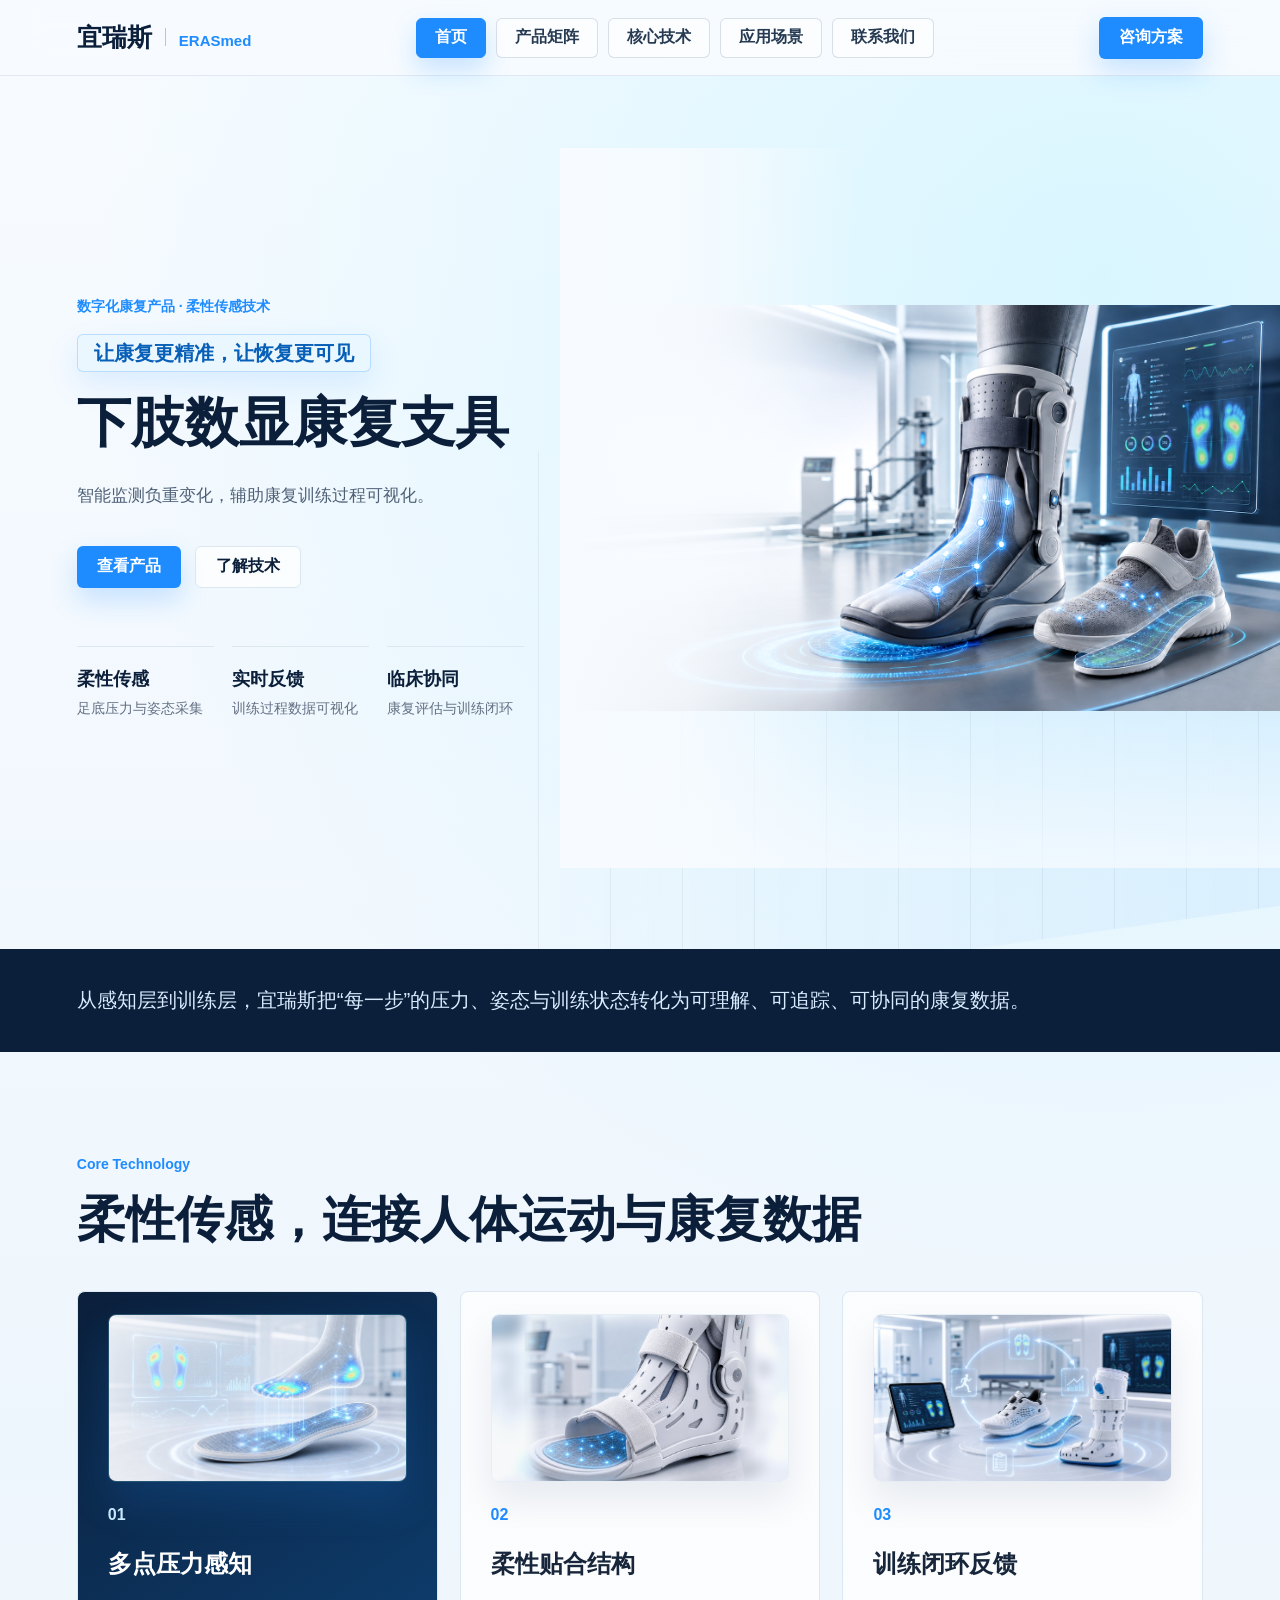
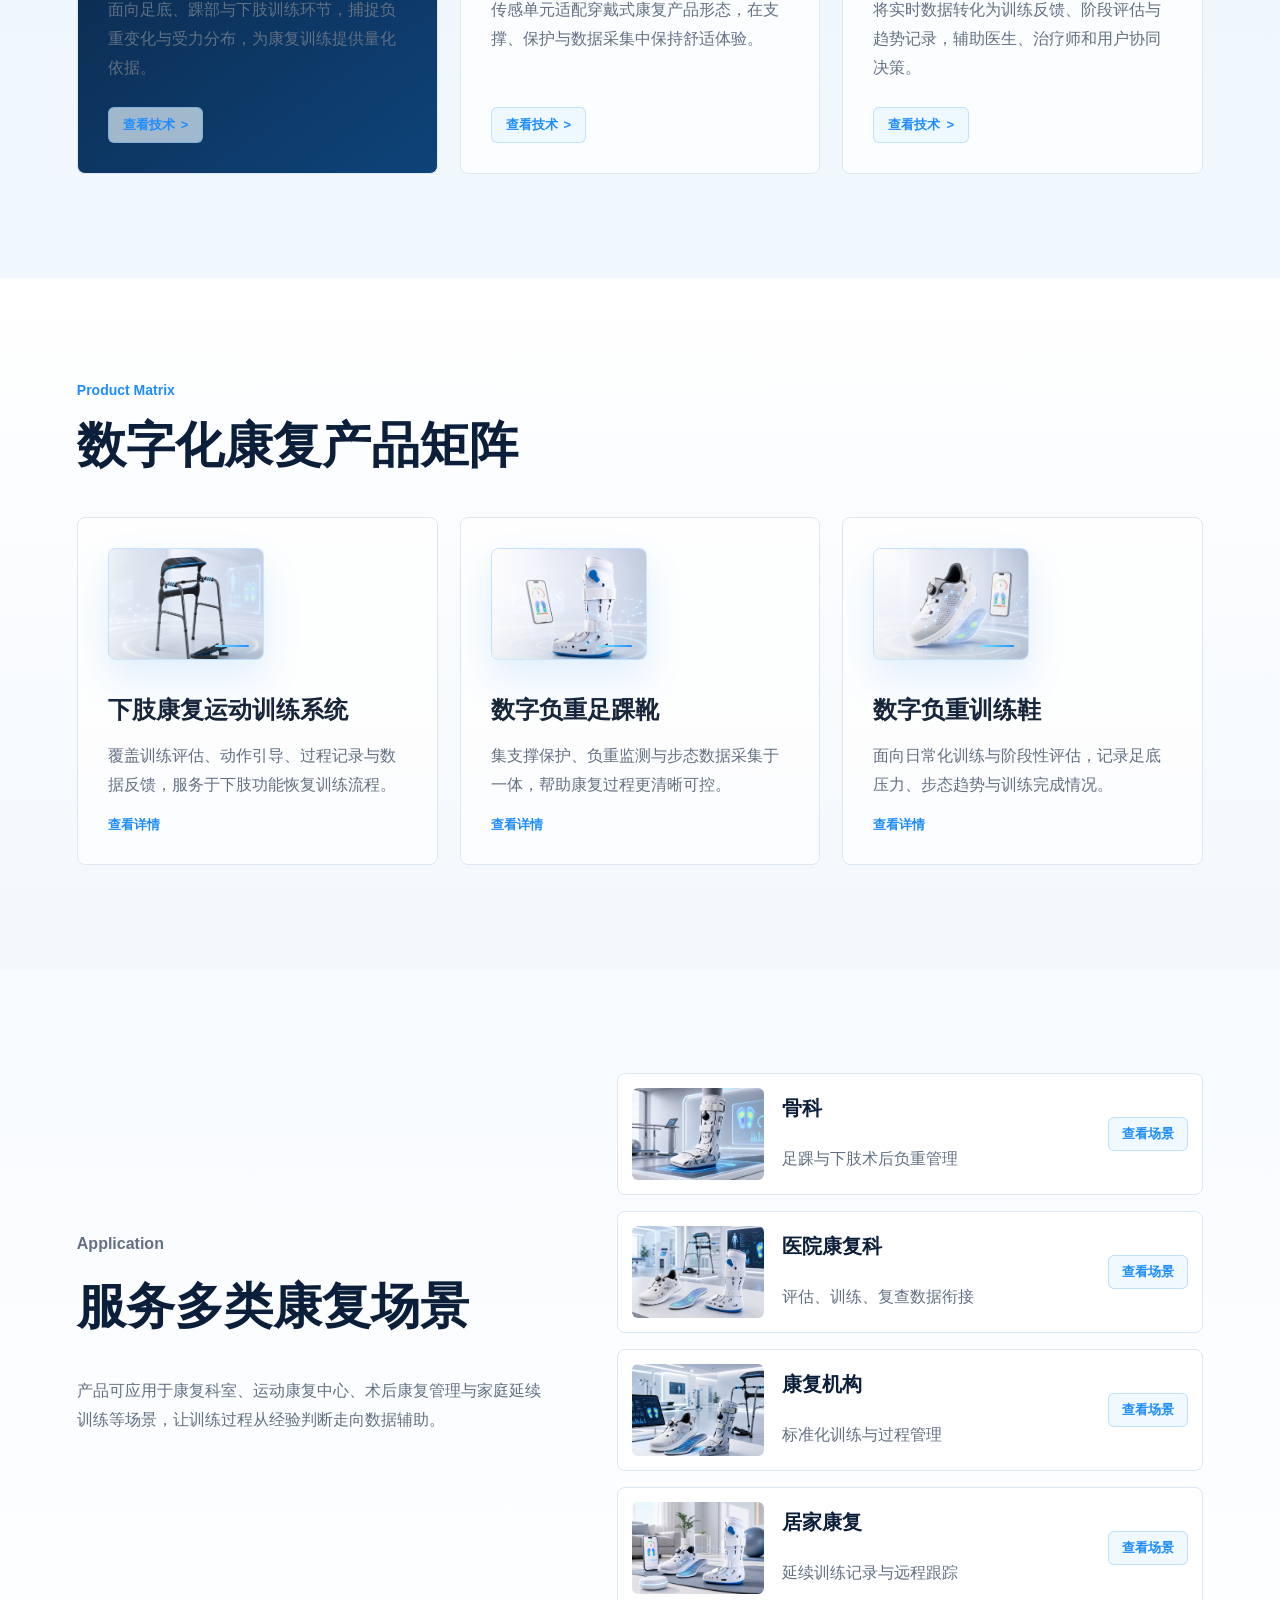
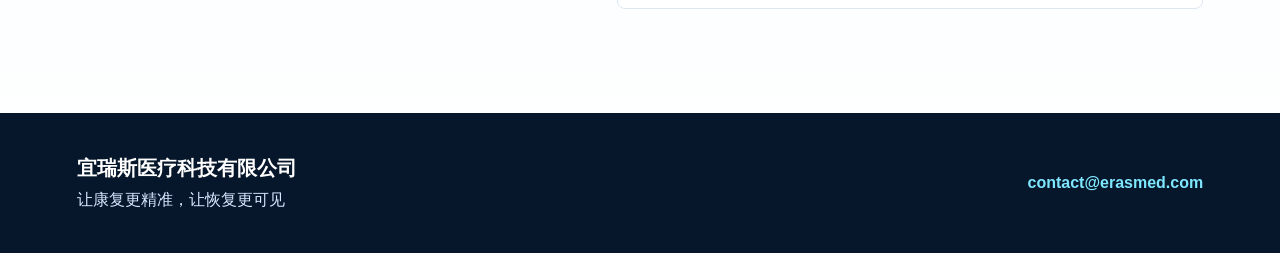
<file: index.html>
<!doctype html>
<html lang="zh-CN">
  <head>
    <meta charset="UTF-8" />
    <meta name="viewport" content="width=device-width, initial-scale=1.0" />
    <title>宜瑞斯医疗科技有限公司 | 数字化康复产品</title>
    <meta
      name="description"
      content="宜瑞斯医疗科技有限公司专注数字化康复产品，以柔性传感技术连接康复训练、负重监测与数据反馈。"
    />
    <link rel="icon" href="./assets/icon-mark.svg" />
    <link rel="stylesheet" href="./styles.css" />
  </head>
  <body>
    <header class="site-header">
      <a class="brand" href="./index.html" aria-label="宜瑞斯医疗科技有限公司">
        <span class="brand-cn">宜瑞斯</span>
        <span class="brand-divider"></span>
        <span class="brand-en">ERASmed</span>
      </a>
      <nav class="nav" aria-label="主导航">
        <a class="active" href="./index.html">首页</a>
        <a href="./products.html">产品矩阵</a>
        <a href="./technology.html">核心技术</a>
        <a href="./scenarios.html">应用场景</a>
        <a href="./contact.html">联系我们</a>
      </nav>
      <a class="header-action" href="./contact.html">咨询方案</a>
    </header>

    <main>
      <section class="hero">
        <div class="hero-copy">
          <p class="eyebrow">数字化康复产品 · 柔性传感技术</p>
          <p class="hero-slogan">让康复更精准，让恢复更可见</p>
          <h1>下肢数显康复支具</h1>
          <p class="hero-text">
            智能监测负重变化，辅助康复训练过程可视化。
          </p>
          <div class="hero-actions">
            <a class="primary-button" href="./products.html">查看产品</a>
            <a class="secondary-button" href="./technology.html">了解技术</a>
          </div>
          <div class="hero-metrics" aria-label="核心能力">
            <div>
              <strong>柔性传感</strong>
              <span>足底压力与姿态采集</span>
            </div>
            <div>
              <strong>实时反馈</strong>
              <span>训练过程数据可视化</span>
            </div>
            <div>
              <strong>临床协同</strong>
              <span>康复评估与训练闭环</span>
            </div>
          </div>
        </div>

        <div class="hero-visual product-hero" aria-label="数字负重足踝靴产品主图">
          <img src="./assets/product-hero.png" alt="数字负重足踝靴产品主图" />
        </div>
      </section>

      <section class="intro-band">
        <p>
          从感知层到训练层，宜瑞斯把“每一步”的压力、姿态与训练状态转化为可理解、可追踪、可协同的康复数据。
        </p>
      </section>

      <section class="section" id="technology">
        <div class="section-heading">
          <p class="eyebrow">Core Technology</p>
          <h2>柔性传感，连接人体运动与康复数据</h2>
        </div>
        <div class="tech-layout">
          <a class="tech-card primary-tech action-card" href="./technology.html#sensor-layer">
            <img class="tech-card-image" src="./assets/tech-card-pressure.jpg" alt="多点压力感知" />
            <span class="card-index">01</span>
            <h3>多点压力感知</h3>
            <p>面向足底、踝部与下肢训练环节，捕捉负重变化与受力分布，为康复训练提供量化依据。</p>
            <span class="card-link">查看技术</span>
          </a>
          <a class="tech-card action-card" href="./technology.html#sensor-layer">
            <img class="tech-card-image" src="./assets/tech-card-flexible.jpg" alt="柔性贴合结构" />
            <span class="card-index">02</span>
            <h3>柔性贴合结构</h3>
            <p>传感单元适配穿戴式康复产品形态，在支撑、保护与数据采集中保持舒适体验。</p>
            <span class="card-link">查看技术</span>
          </a>
          <a class="tech-card action-card" href="./technology.html#closed-loop">
            <img class="tech-card-image" src="./assets/tech-card-feedback.jpg" alt="训练闭环反馈" />
            <span class="card-index">03</span>
            <h3>训练闭环反馈</h3>
            <p>将实时数据转化为训练反馈、阶段评估与趋势记录，辅助医生、治疗师和用户协同决策。</p>
            <span class="card-link">查看技术</span>
          </a>
        </div>
      </section>

      <section class="section products-section" id="products">
        <div class="section-heading">
          <p class="eyebrow">Product Matrix</p>
          <h2>数字化康复产品矩阵</h2>
        </div>
        <div class="product-grid">
          <a class="product-card action-card" href="./products.html#training-system">
            <div class="product-icon product-thumb training">
              <img src="./assets/training-system-wide.png" alt="下肢康复运动训练系统" />
            </div>
            <h3>下肢康复运动训练系统</h3>
            <p>覆盖训练评估、动作引导、过程记录与数据反馈，服务于下肢功能恢复训练流程。</p>
            <span>查看详情</span>
          </a>
          <a class="product-card action-card" href="./products.html#ankle-boot">
            <div class="product-icon product-thumb boot">
              <img src="./assets/weight-bearing-ankle-boot.png" alt="数字负重足踝靴" />
            </div>
            <h3>数字负重足踝靴</h3>
            <p>集支撑保护、负重监测与步态数据采集于一体，帮助康复过程更清晰可控。</p>
            <span>查看详情</span>
          </a>
          <a class="product-card action-card" href="./products.html#training-shoe">
            <div class="product-icon product-thumb shoe">
              <img src="./assets/weight-training-shoe.png" alt="数字负重训练鞋" />
            </div>
            <h3>数字负重训练鞋</h3>
            <p>面向日常化训练与阶段性评估，记录足底压力、步态趋势与训练完成情况。</p>
            <span>查看详情</span>
          </a>
        </div>
      </section>

      <section class="section scenarios" id="scenarios">
        <div class="scenario-copy">
          <p class="eyebrow">Application</p>
          <h2>服务多类康复场景</h2>
          <p>
            产品可应用于康复科室、运动康复中心、术后康复管理与家庭延续训练等场景，让训练过程从经验判断走向数据辅助。
          </p>
        </div>
        <div class="scenario-list">
          <a href="./scenarios.html#orthopedics">
            <img src="./assets/scenario-orthopedics.png" alt="骨科康复场景" />
            <strong>骨科</strong>
            <span>足踝与下肢术后负重管理</span>
            <em>查看场景</em>
          </a>
          <a href="./scenarios.html#hospital">
            <img src="./assets/scenario-hospital.png" alt="医院康复科场景" />
            <strong>医院康复科</strong>
            <span>评估、训练、复查数据衔接</span>
            <em>查看场景</em>
          </a>
          <a href="./scenarios.html#rehab-center">
            <img src="./assets/scenario-rehab-center.png" alt="康复机构场景" />
            <strong>康复机构</strong>
            <span>标准化训练与过程管理</span>
            <em>查看场景</em>
          </a>
          <a href="./scenarios.html#home-rehab">
            <img src="./assets/scenario-home.png" alt="居家康复场景" />
            <strong>居家康复</strong>
            <span>延续训练记录与远程跟踪</span>
            <em>查看场景</em>
          </a>
        </div>
      </section>
    </main>

    <footer class="footer" id="contact">
      <div>
        <strong>宜瑞斯医疗科技有限公司</strong>
        <span>让康复更精准，让恢复更可见</span>
      </div>
      <a href="mailto:contact@erasmed.com">contact@erasmed.com</a>
    </footer>
  </body>
</html>
</file>
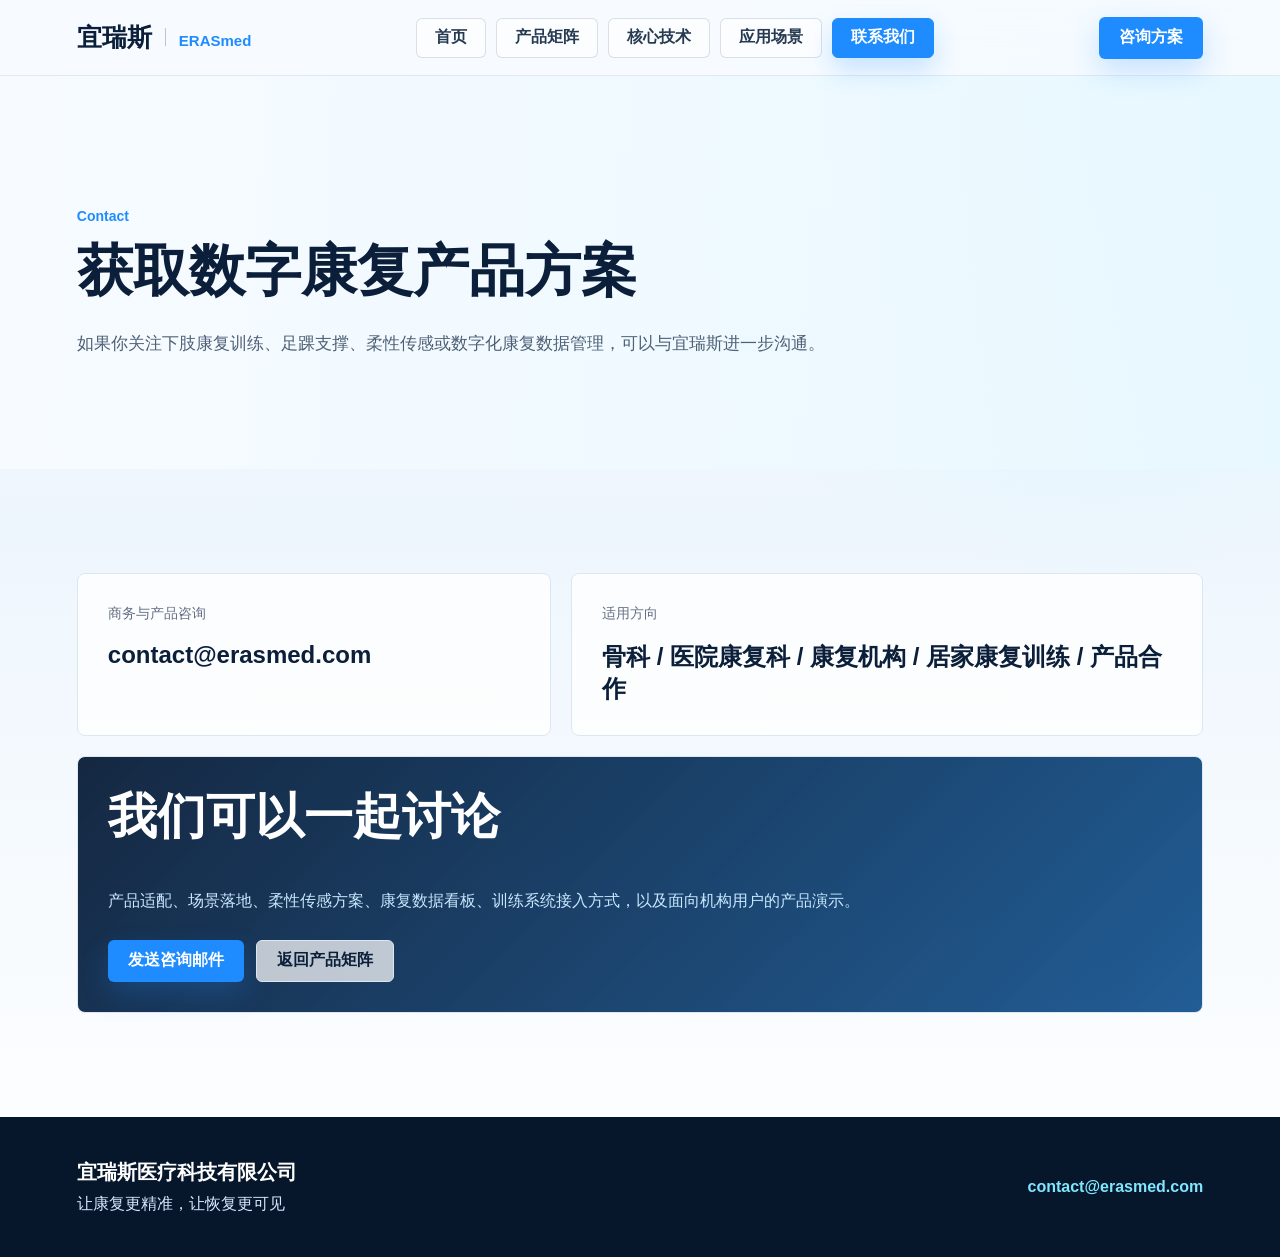
<file: contact.html>
<!doctype html>
<html lang="zh-CN">
  <head>
    <meta charset="UTF-8" />
    <meta name="viewport" content="width=device-width, initial-scale=1.0" />
    <title>联系我们 | 宜瑞斯医疗科技有限公司</title>
    <link rel="icon" href="./assets/icon-mark.svg" />
    <link rel="stylesheet" href="./styles.css" />
  </head>
  <body>
    <header class="site-header">
      <a class="brand" href="./index.html" aria-label="宜瑞斯医疗科技有限公司">
        <span class="brand-cn">宜瑞斯</span>
        <span class="brand-divider"></span>
        <span class="brand-en">ERASmed</span>
      </a>
      <nav class="nav" aria-label="主导航">
        <a href="./index.html">首页</a>
        <a href="./products.html">产品矩阵</a>
        <a href="./technology.html">核心技术</a>
        <a href="./scenarios.html">应用场景</a>
        <a class="active" href="./contact.html">联系我们</a>
      </nav>
      <a class="header-action" href="mailto:contact@erasmed.com">咨询方案</a>
    </header>

    <main>
      <section class="page-hero contact-hero">
        <p class="eyebrow">Contact</p>
        <h1>获取数字康复产品方案</h1>
        <p>如果你关注下肢康复训练、足踝支撑、柔性传感或数字化康复数据管理，可以与宜瑞斯进一步沟通。</p>
      </section>

      <section class="section contact-layout">
        <div class="contact-card">
          <span>商务与产品咨询</span>
          <a href="mailto:contact@erasmed.com">contact@erasmed.com</a>
        </div>
        <div class="contact-card">
          <span>适用方向</span>
          <strong>骨科 / 医院康复科 / 康复机构 / 居家康复训练 / 产品合作</strong>
        </div>
        <div class="contact-note">
          <h2>我们可以一起讨论</h2>
          <p>产品适配、场景落地、柔性传感方案、康复数据看板、训练系统接入方式，以及面向机构用户的产品演示。</p>
          <div class="inline-actions">
            <a class="primary-button" href="mailto:contact@erasmed.com?subject=宜瑞斯数字康复产品咨询">发送咨询邮件</a>
            <a class="secondary-button" href="./products.html">返回产品矩阵</a>
          </div>
        </div>
      </section>
    </main>

    <footer class="footer">
      <div>
        <strong>宜瑞斯医疗科技有限公司</strong>
        <span>让康复更精准，让恢复更可见</span>
      </div>
      <a href="mailto:contact@erasmed.com">contact@erasmed.com</a>
    </footer>
  </body>
</html>
</file>
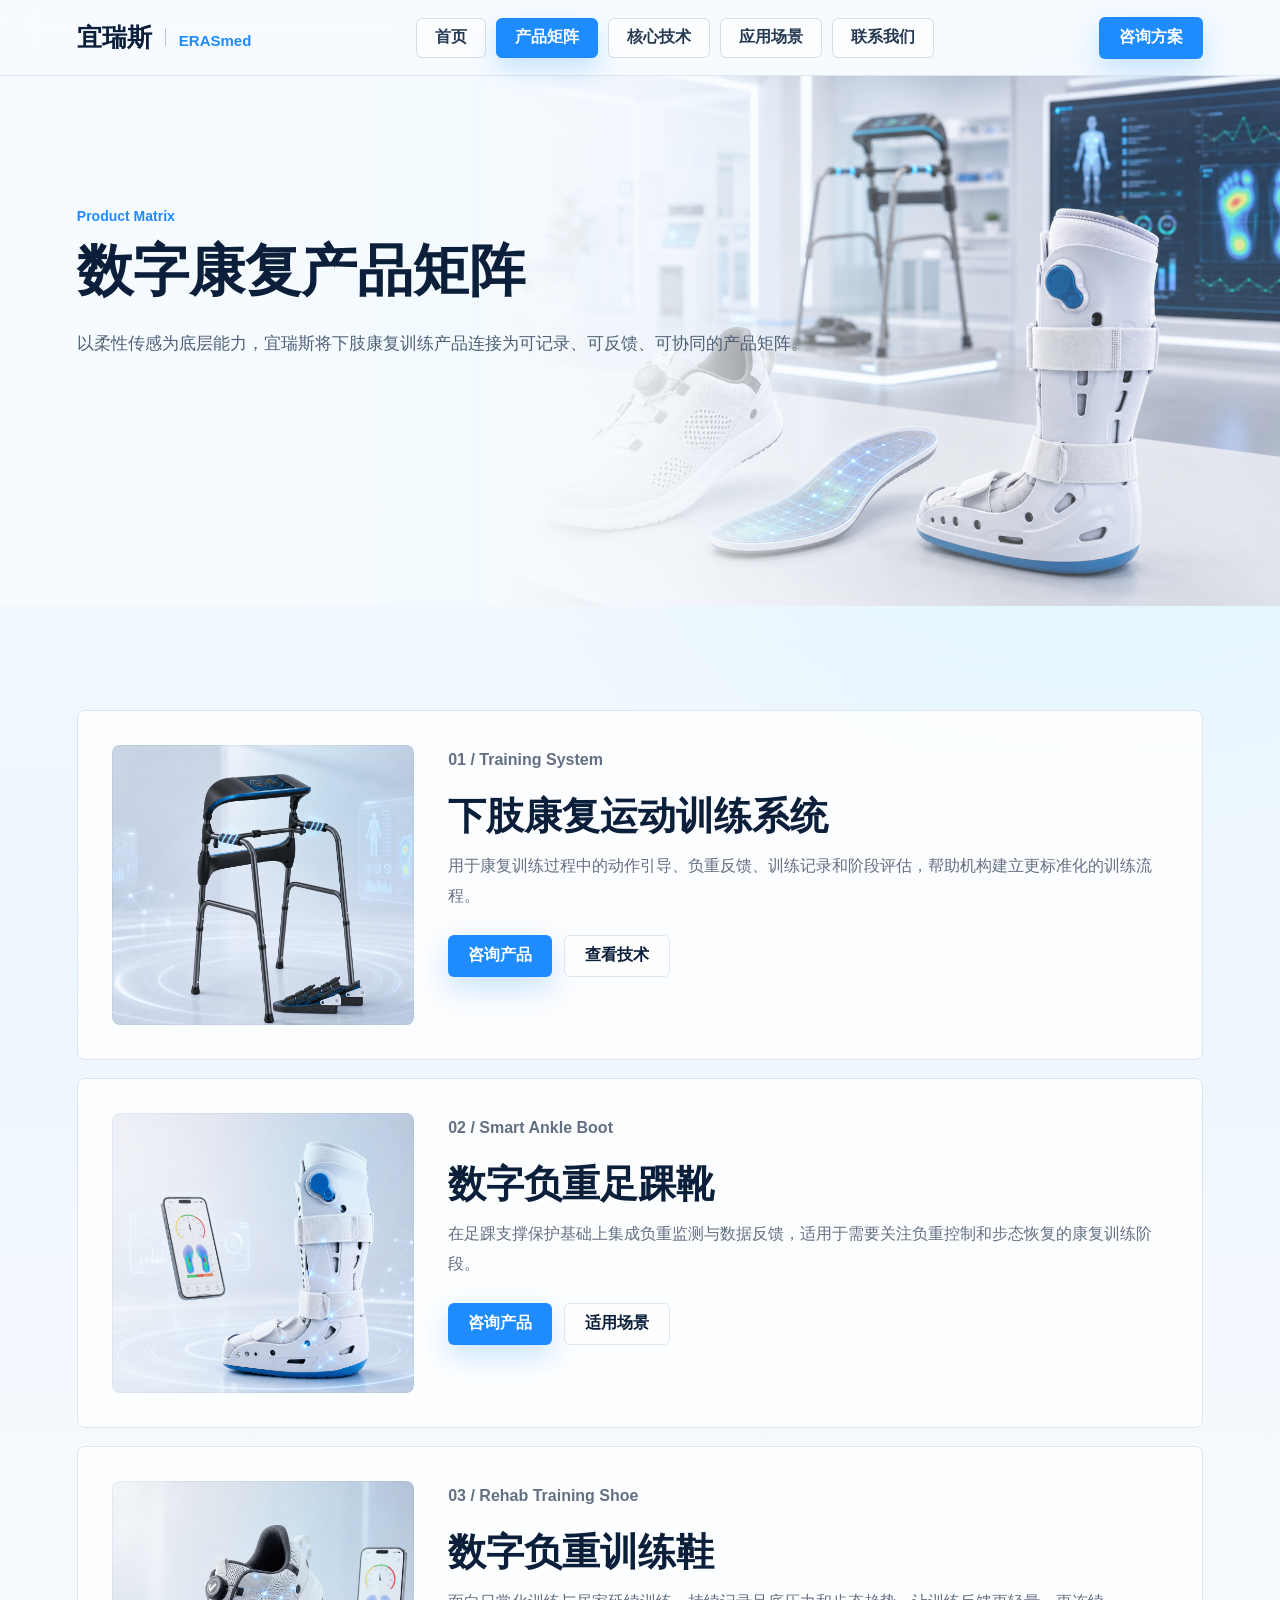
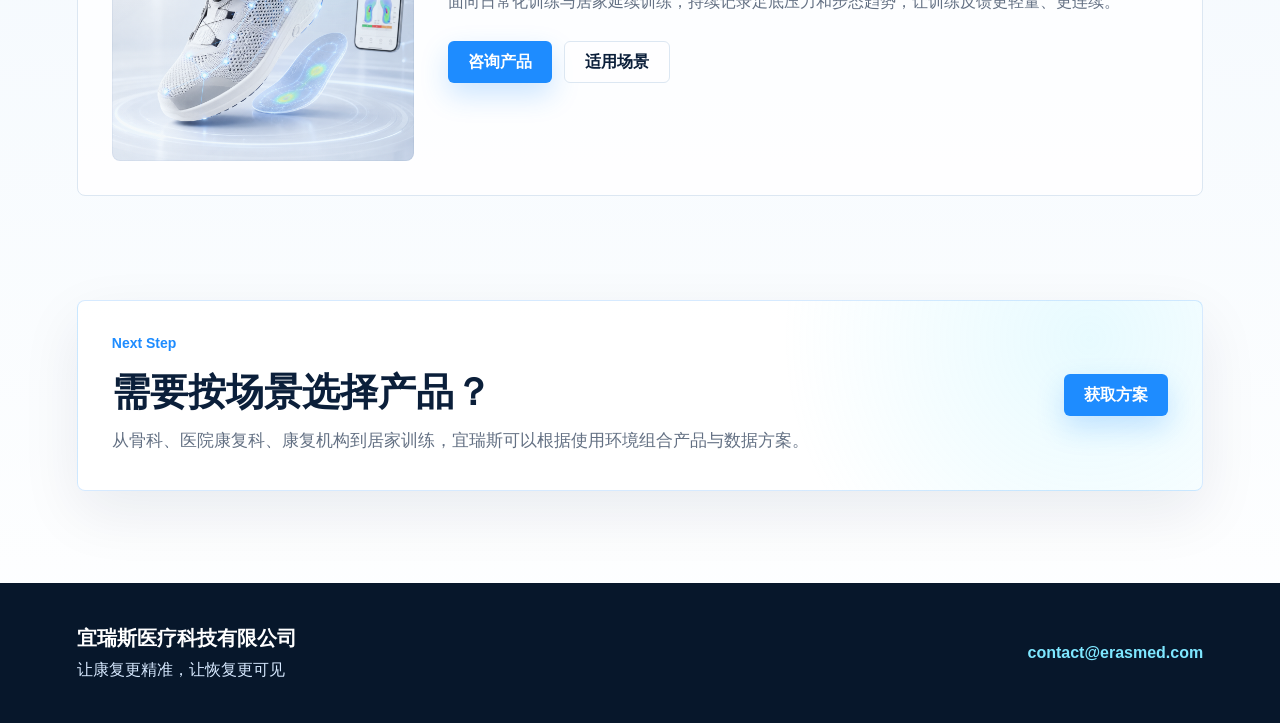
<file: products.html>
<!doctype html>
<html lang="zh-CN">
  <head>
    <meta charset="UTF-8" />
    <meta name="viewport" content="width=device-width, initial-scale=1.0" />
    <title>产品矩阵 | 宜瑞斯医疗科技有限公司</title>
    <link rel="icon" href="./assets/icon-mark.svg" />
    <link rel="stylesheet" href="./styles.css" />
  </head>
  <body>
    <header class="site-header">
      <a class="brand" href="./index.html" aria-label="宜瑞斯医疗科技有限公司">
        <span class="brand-cn">宜瑞斯</span>
        <span class="brand-divider"></span>
        <span class="brand-en">ERASmed</span>
      </a>
      <nav class="nav" aria-label="主导航">
        <a href="./index.html">首页</a>
        <a class="active" href="./products.html">产品矩阵</a>
        <a href="./technology.html">核心技术</a>
        <a href="./scenarios.html">应用场景</a>
        <a href="./contact.html">联系我们</a>
      </nav>
      <a class="header-action" href="./contact.html">咨询方案</a>
    </header>

    <main>
      <section class="page-hero product-page-hero">
        <div class="product-page-copy">
          <p class="eyebrow">Product Matrix</p>
          <h1>数字康复产品矩阵</h1>
          <p>以柔性传感为底层能力，宜瑞斯将下肢康复训练产品连接为可记录、可反馈、可协同的产品矩阵。</p>
        </div>
        <div class="product-page-visual" aria-hidden="true">
          <img src="./assets/scenario-hospital.png?v=20260701" alt="" />
        </div>
      </section>

      <section class="section product-detail-list">
        <article id="training-system">
          <div class="product-media">
            <img src="./assets/training-system-wide.png" alt="下肢康复运动训练系统" />
          </div>
          <div>
            <p class="eyebrow">01 / Training System</p>
            <h2>下肢康复运动训练系统</h2>
            <p>用于康复训练过程中的动作引导、负重反馈、训练记录和阶段评估，帮助机构建立更标准化的训练流程。</p>
            <div class="inline-actions">
              <a class="primary-button" href="./contact.html?product=training-system">咨询产品</a>
              <a class="secondary-button" href="./technology.html#closed-loop">查看技术</a>
            </div>
          </div>
        </article>
        <article id="ankle-boot">
          <div class="product-media">
            <img src="./assets/weight-bearing-ankle-boot.png" alt="数字负重足踝靴" />
          </div>
          <div>
            <p class="eyebrow">02 / Smart Ankle Boot</p>
            <h2>数字负重足踝靴</h2>
            <p>在足踝支撑保护基础上集成负重监测与数据反馈，适用于需要关注负重控制和步态恢复的康复训练阶段。</p>
            <div class="inline-actions">
              <a class="primary-button" href="./contact.html?product=ankle-boot">咨询产品</a>
              <a class="secondary-button" href="./scenarios.html#orthopedics">适用场景</a>
            </div>
          </div>
        </article>
        <article id="training-shoe">
          <div class="product-media">
            <img src="./assets/weight-training-shoe.png" alt="数字负重训练鞋" />
          </div>
          <div>
            <p class="eyebrow">03 / Rehab Training Shoe</p>
            <h2>数字负重训练鞋</h2>
            <p>面向日常化训练与居家延续训练，持续记录足底压力和步态趋势，让训练反馈更轻量、更连续。</p>
            <div class="inline-actions">
              <a class="primary-button" href="./contact.html?product=training-shoe">咨询产品</a>
              <a class="secondary-button" href="./scenarios.html#home-rehab">适用场景</a>
            </div>
          </div>
        </article>
      </section>

      <section class="section cta-strip">
        <div>
          <p class="eyebrow">Next Step</p>
          <h2>需要按场景选择产品？</h2>
          <p>从骨科、医院康复科、康复机构到居家训练，宜瑞斯可以根据使用环境组合产品与数据方案。</p>
        </div>
        <a class="primary-button" href="./contact.html">获取方案</a>
      </section>
    </main>

    <footer class="footer">
      <div>
        <strong>宜瑞斯医疗科技有限公司</strong>
        <span>让康复更精准，让恢复更可见</span>
      </div>
      <a href="mailto:contact@erasmed.com">contact@erasmed.com</a>
    </footer>
  </body>
</html>
</file>
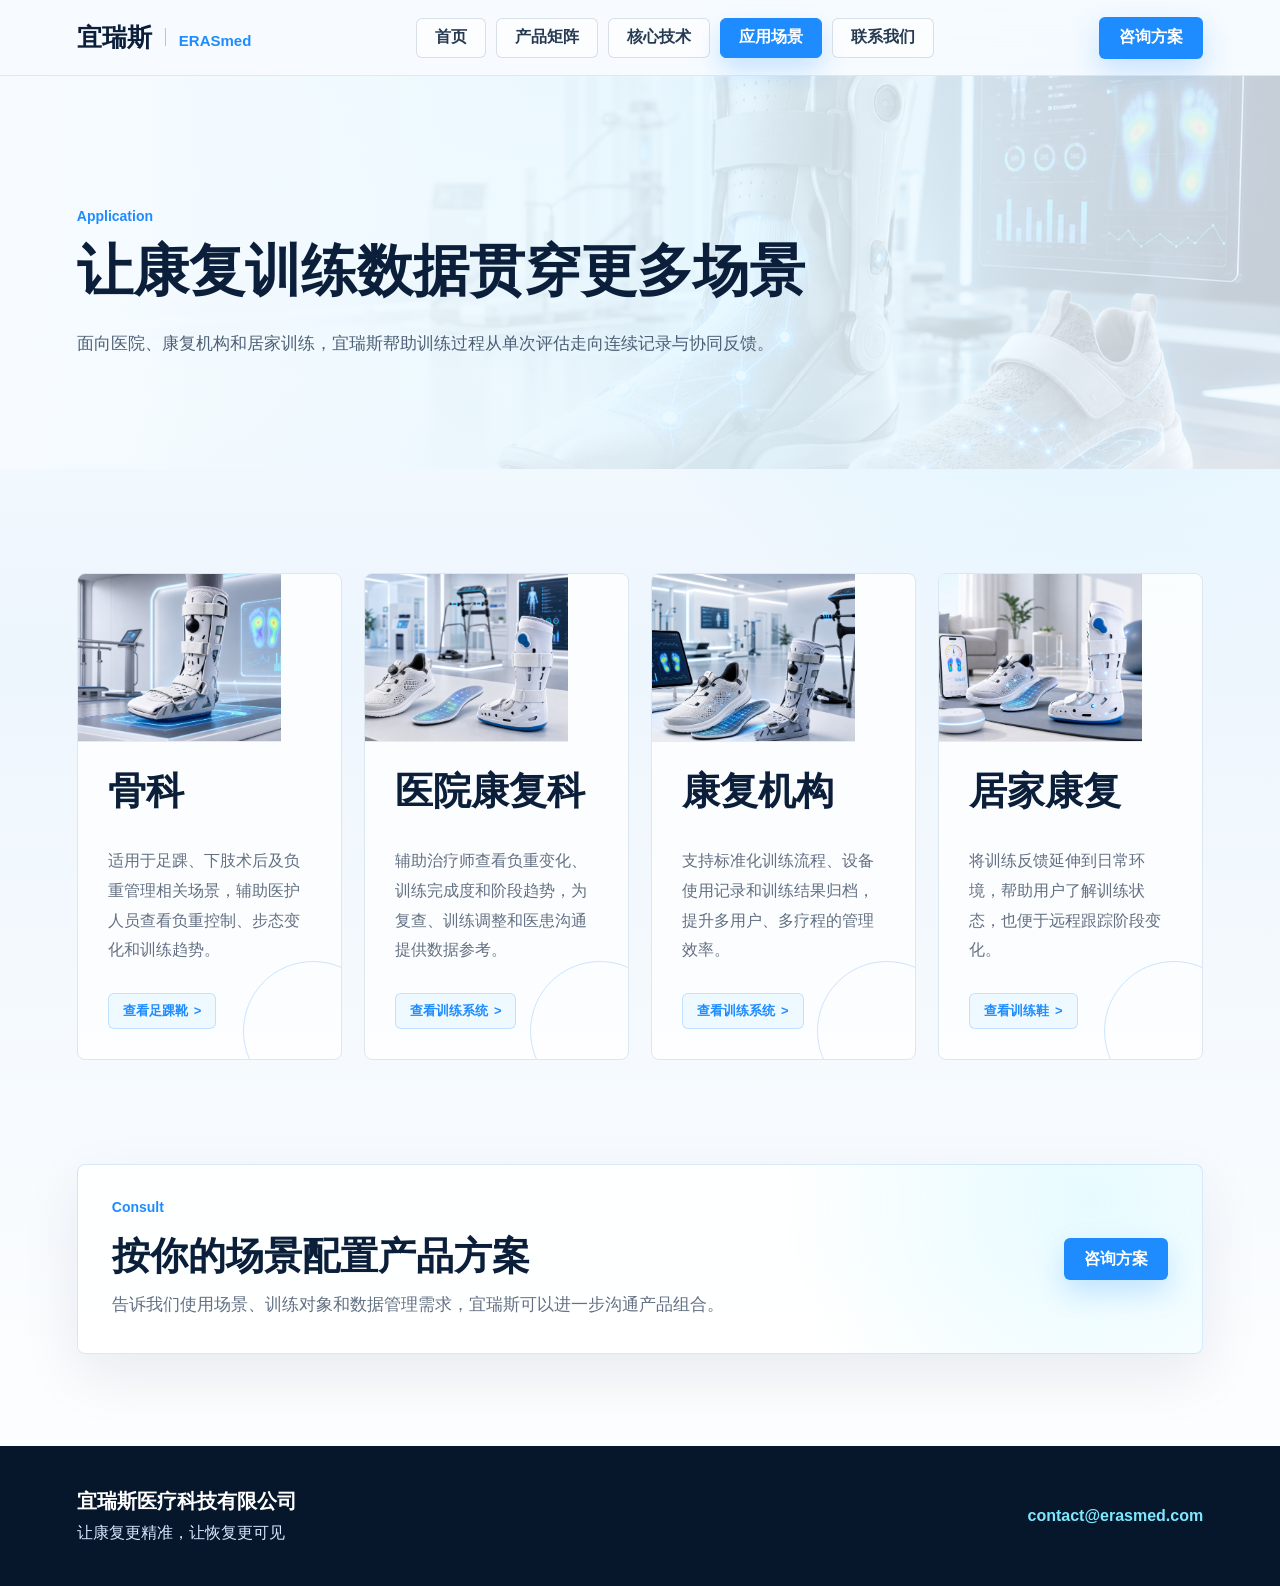
<file: scenarios.html>
<!doctype html>
<html lang="zh-CN">
  <head>
    <meta charset="UTF-8" />
    <meta name="viewport" content="width=device-width, initial-scale=1.0" />
    <title>应用场景 | 宜瑞斯医疗科技有限公司</title>
    <link rel="icon" href="./assets/icon-mark.svg" />
    <link rel="stylesheet" href="./styles.css" />
  </head>
  <body>
    <header class="site-header">
      <a class="brand" href="./index.html" aria-label="宜瑞斯医疗科技有限公司">
        <span class="brand-cn">宜瑞斯</span>
        <span class="brand-divider"></span>
        <span class="brand-en">ERASmed</span>
      </a>
      <nav class="nav" aria-label="主导航">
        <a href="./index.html">首页</a>
        <a href="./products.html">产品矩阵</a>
        <a href="./technology.html">核心技术</a>
        <a class="active" href="./scenarios.html">应用场景</a>
        <a href="./contact.html">联系我们</a>
      </nav>
      <a class="header-action" href="./contact.html">咨询方案</a>
    </header>

    <main>
      <section class="page-hero">
        <p class="eyebrow">Application</p>
        <h1>让康复训练数据贯穿更多场景</h1>
        <p>面向医院、康复机构和居家训练，宜瑞斯帮助训练过程从单次评估走向连续记录与协同反馈。</p>
      </section>

      <section class="section scenario-page-grid">
        <article id="orthopedics">
          <img src="./assets/scenario-orthopedics.png" alt="骨科康复场景" />
          <h2>骨科</h2>
          <p>适用于足踝、下肢术后及负重管理相关场景，辅助医护人员查看负重控制、步态变化和训练趋势。</p>
          <a class="card-link" href="./products.html#ankle-boot">查看足踝靴</a>
        </article>
        <article id="hospital">
          <img src="./assets/scenario-hospital.png" alt="医院康复科场景" />
          <h2>医院康复科</h2>
          <p>辅助治疗师查看负重变化、训练完成度和阶段趋势，为复查、训练调整和医患沟通提供数据参考。</p>
          <a class="card-link" href="./products.html#training-system">查看训练系统</a>
        </article>
        <article id="rehab-center">
          <img src="./assets/scenario-rehab-center.png" alt="康复机构场景" />
          <h2>康复机构</h2>
          <p>支持标准化训练流程、设备使用记录和训练结果归档，提升多用户、多疗程的管理效率。</p>
          <a class="card-link" href="./products.html#training-system">查看训练系统</a>
        </article>
        <article id="home-rehab">
          <img src="./assets/scenario-home.png" alt="居家康复场景" />
          <h2>居家康复</h2>
          <p>将训练反馈延伸到日常环境，帮助用户了解训练状态，也便于远程跟踪阶段变化。</p>
          <a class="card-link" href="./products.html#training-shoe">查看训练鞋</a>
        </article>
      </section>

      <section class="section cta-strip">
        <div>
          <p class="eyebrow">Consult</p>
          <h2>按你的场景配置产品方案</h2>
          <p>告诉我们使用场景、训练对象和数据管理需求，宜瑞斯可以进一步沟通产品组合。</p>
        </div>
        <a class="primary-button" href="./contact.html">咨询方案</a>
      </section>
    </main>

    <footer class="footer">
      <div>
        <strong>宜瑞斯医疗科技有限公司</strong>
        <span>让康复更精准，让恢复更可见</span>
      </div>
      <a href="mailto:contact@erasmed.com">contact@erasmed.com</a>
    </footer>
  </body>
</html>
</file>
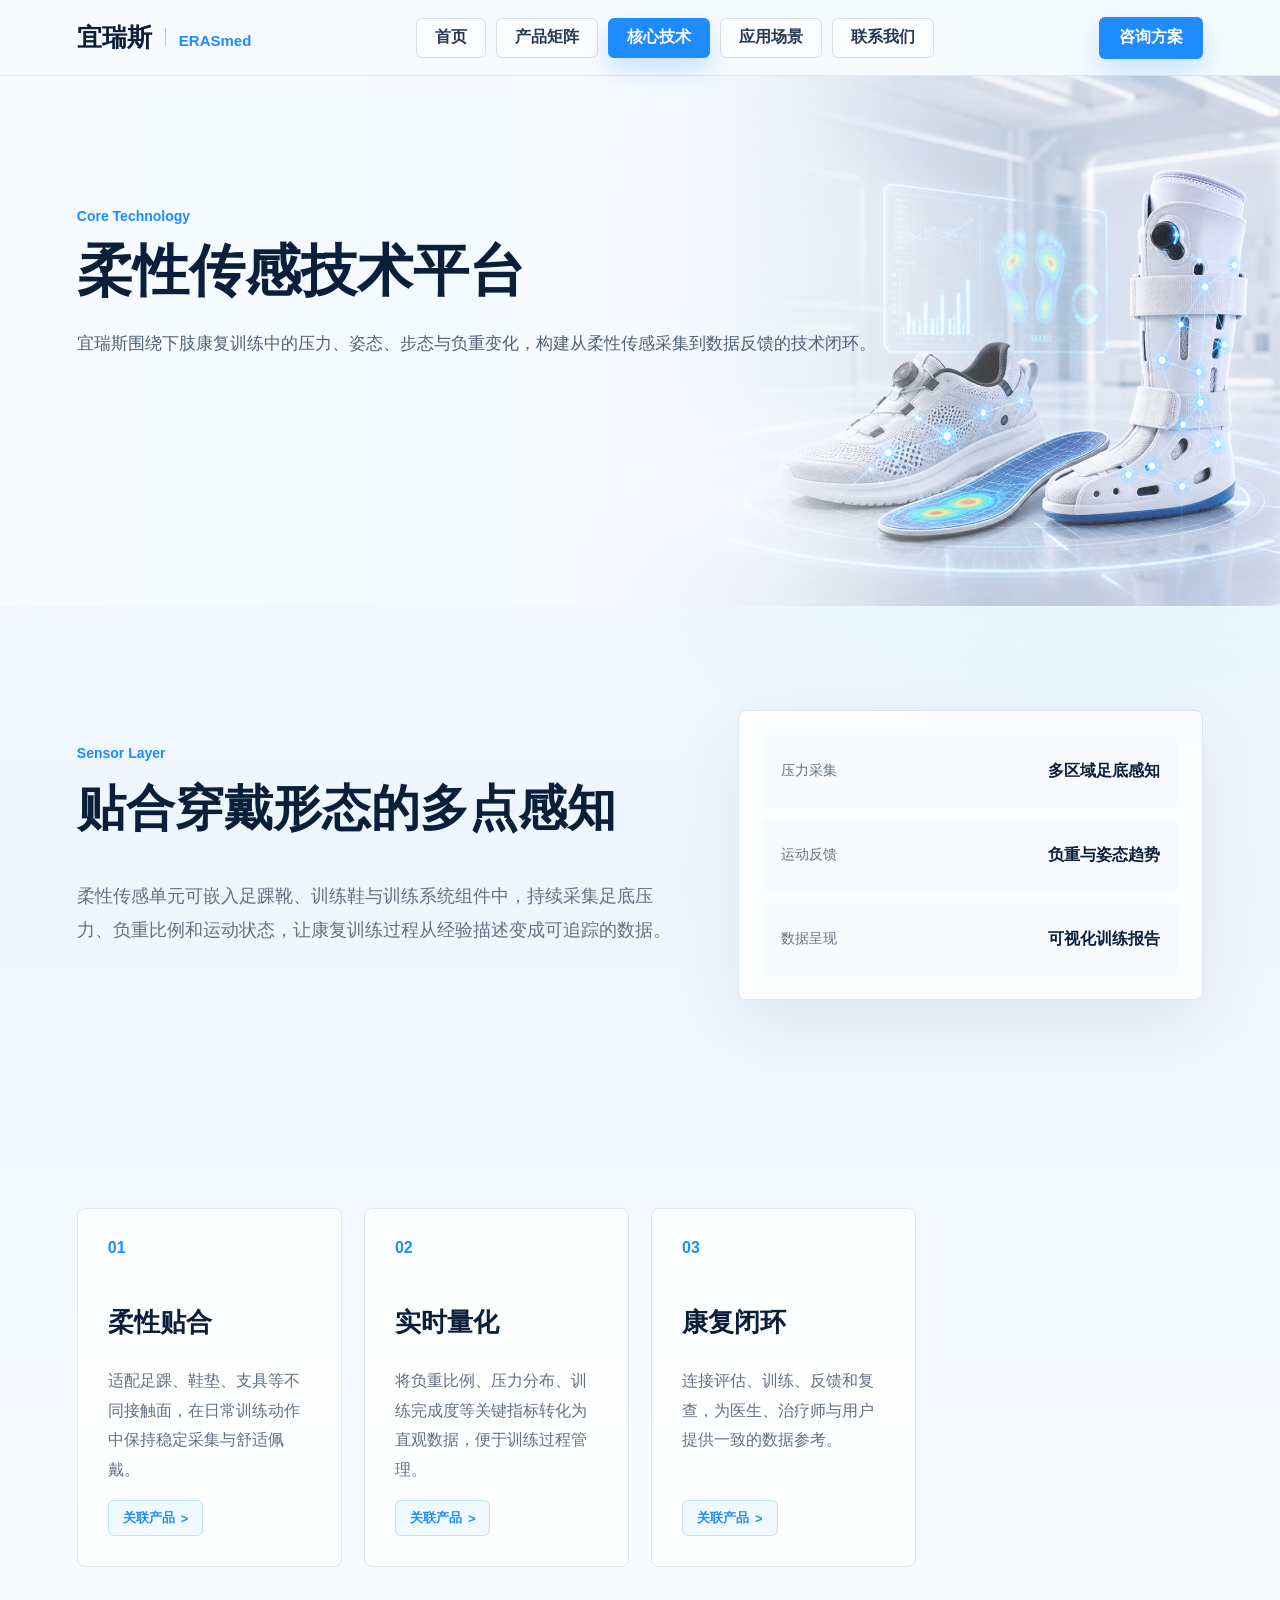
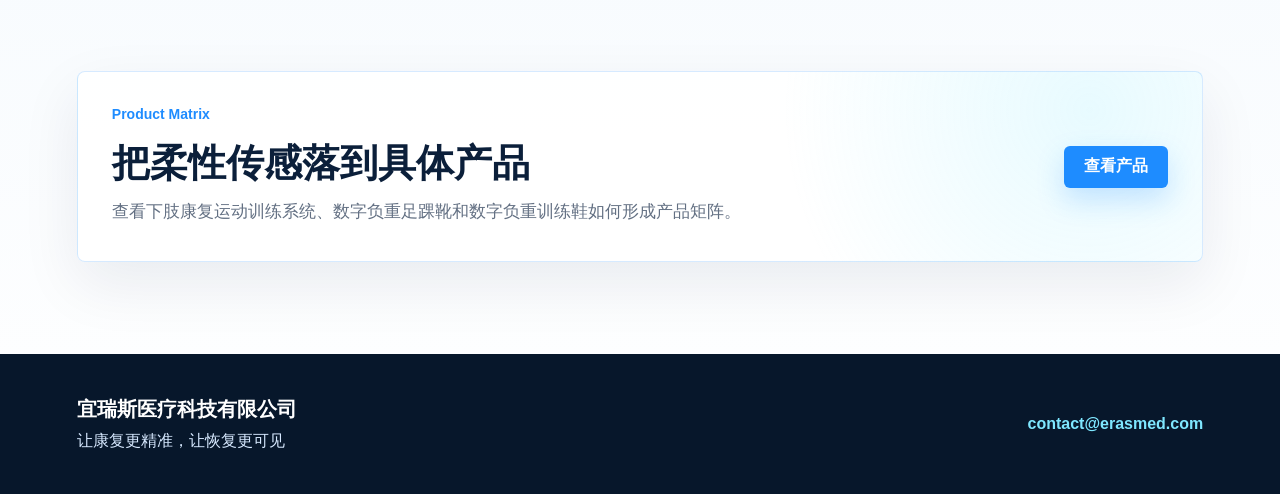
<file: technology.html>
<!doctype html>
<html lang="zh-CN">
  <head>
    <meta charset="UTF-8" />
    <meta name="viewport" content="width=device-width, initial-scale=1.0" />
    <title>核心技术 | 宜瑞斯医疗科技有限公司</title>
    <link rel="icon" href="./assets/icon-mark.svg" />
    <link rel="stylesheet" href="./styles.css" />
  </head>
  <body>
    <header class="site-header">
      <a class="brand" href="./index.html" aria-label="宜瑞斯医疗科技有限公司">
        <span class="brand-cn">宜瑞斯</span>
        <span class="brand-divider"></span>
        <span class="brand-en">ERASmed</span>
      </a>
      <nav class="nav" aria-label="主导航">
        <a href="./index.html">首页</a>
        <a href="./products.html">产品矩阵</a>
        <a class="active" href="./technology.html">核心技术</a>
        <a href="./scenarios.html">应用场景</a>
        <a href="./contact.html">联系我们</a>
      </nav>
      <a class="header-action" href="./contact.html">咨询方案</a>
    </header>

    <main>
      <section class="page-hero technology-page-hero">
        <div class="technology-page-copy">
          <p class="eyebrow">Core Technology</p>
          <h1>柔性传感技术平台</h1>
          <p>
            宜瑞斯围绕下肢康复训练中的压力、姿态、步态与负重变化，构建从柔性传感采集到数据反馈的技术闭环。
          </p>
        </div>
        <div class="technology-page-visual" aria-hidden="true">
          <img src="./assets/technology-hero.png?v=20260702" alt="" />
        </div>
      </section>

      <section class="section split-section" id="sensor-layer">
        <div>
          <p class="eyebrow">Sensor Layer</p>
          <h2>贴合穿戴形态的多点感知</h2>
          <p class="large-copy">
            柔性传感单元可嵌入足踝靴、训练鞋与训练系统组件中，持续采集足底压力、负重比例和运动状态，让康复训练过程从经验描述变成可追踪的数据。
          </p>
        </div>
        <div class="spec-panel">
          <div><span>压力采集</span><strong>多区域足底感知</strong></div>
          <div><span>运动反馈</span><strong>负重与姿态趋势</strong></div>
          <div><span>数据呈现</span><strong>可视化训练报告</strong></div>
        </div>
      </section>

      <section class="section" id="closed-loop">
        <div class="detail-grid">
          <a href="./products.html#ankle-boot">
            <span class="card-index">01</span>
            <h3>柔性贴合</h3>
            <p>适配足踝、鞋垫、支具等不同接触面，在日常训练动作中保持稳定采集与舒适佩戴。</p>
            <span class="card-link">关联产品</span>
          </a>
          <a href="./products.html#training-shoe">
            <span class="card-index">02</span>
            <h3>实时量化</h3>
            <p>将负重比例、压力分布、训练完成度等关键指标转化为直观数据，便于训练过程管理。</p>
            <span class="card-link">关联产品</span>
          </a>
          <a href="./products.html#training-system">
            <span class="card-index">03</span>
            <h3>康复闭环</h3>
            <p>连接评估、训练、反馈和复查，为医生、治疗师与用户提供一致的数据参考。</p>
            <span class="card-link">关联产品</span>
          </a>
        </div>
      </section>

      <section class="section cta-strip">
        <div>
          <p class="eyebrow">Product Matrix</p>
          <h2>把柔性传感落到具体产品</h2>
          <p>查看下肢康复运动训练系统、数字负重足踝靴和数字负重训练鞋如何形成产品矩阵。</p>
        </div>
        <a class="primary-button" href="./products.html">查看产品</a>
      </section>
    </main>

    <footer class="footer">
      <div>
        <strong>宜瑞斯医疗科技有限公司</strong>
        <span>让康复更精准，让恢复更可见</span>
      </div>
      <a href="mailto:contact@erasmed.com">contact@erasmed.com</a>
    </footer>
  </body>
</html>
</file>
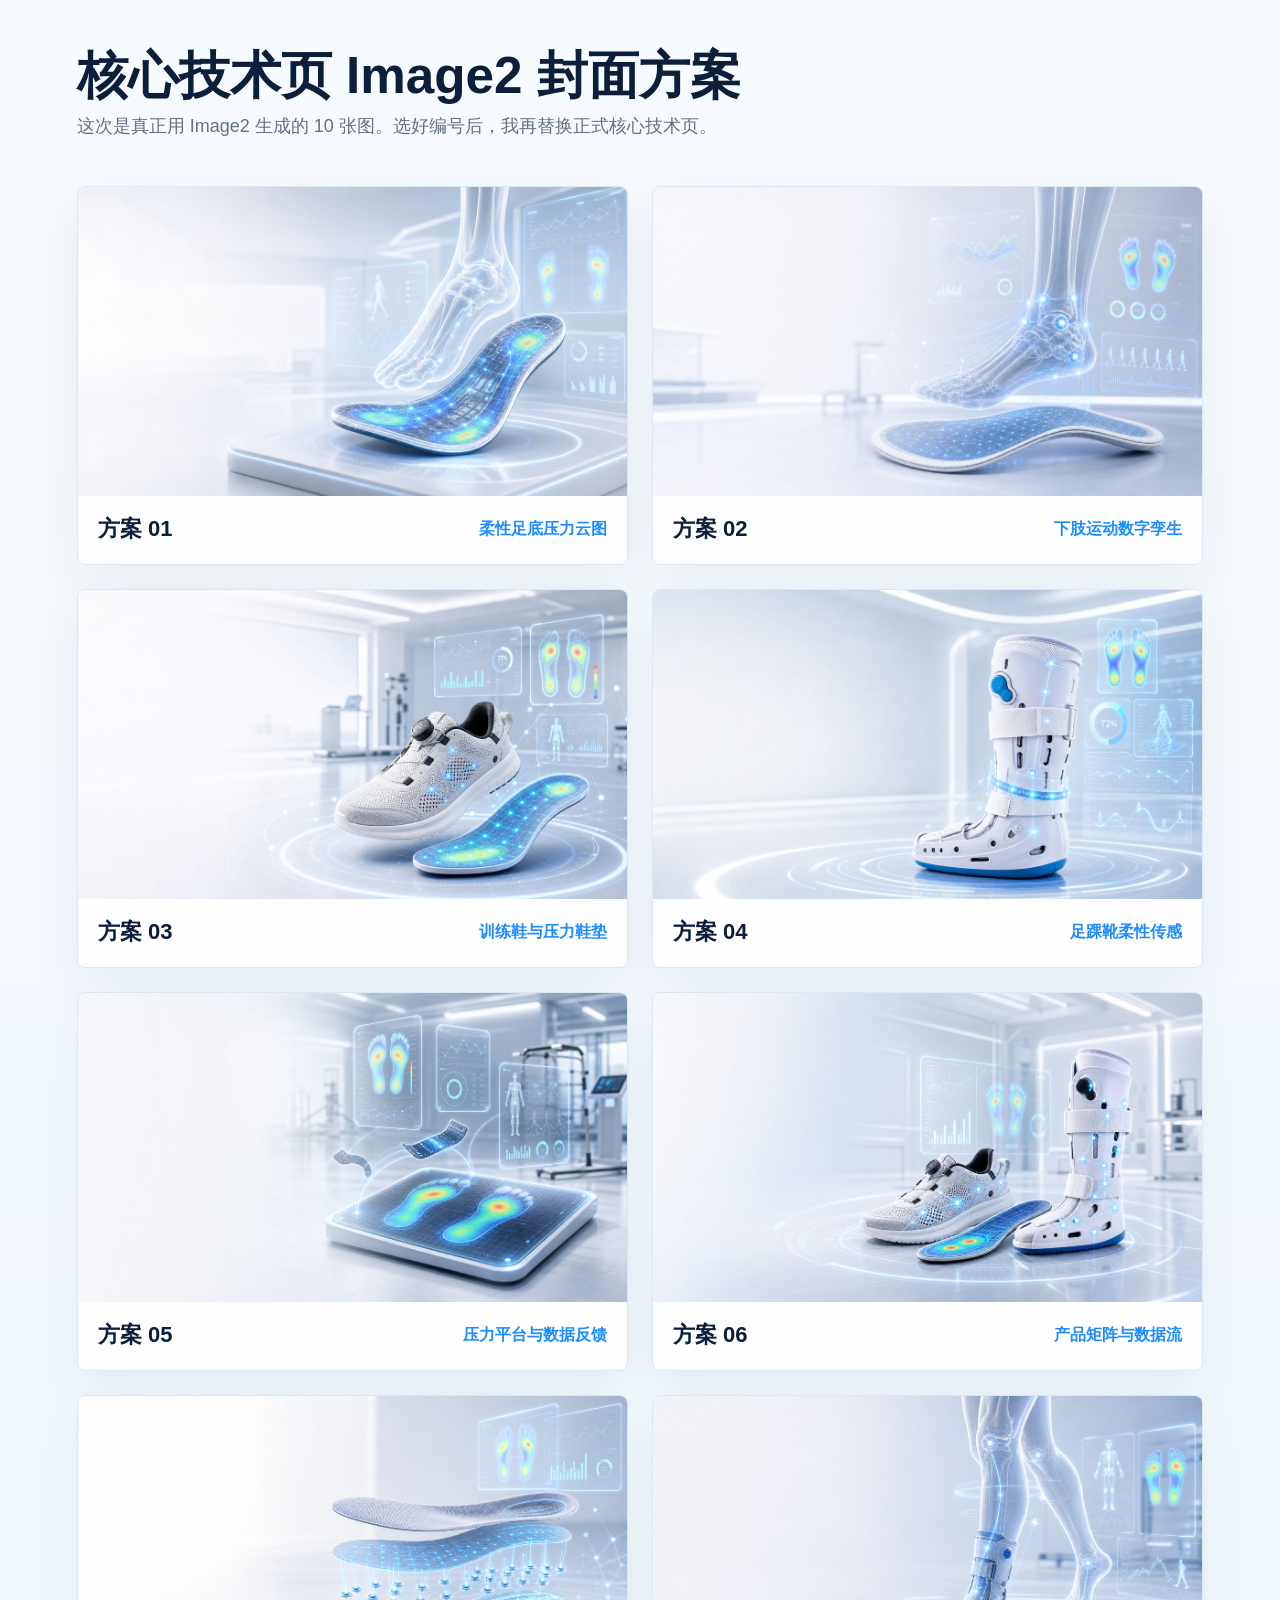
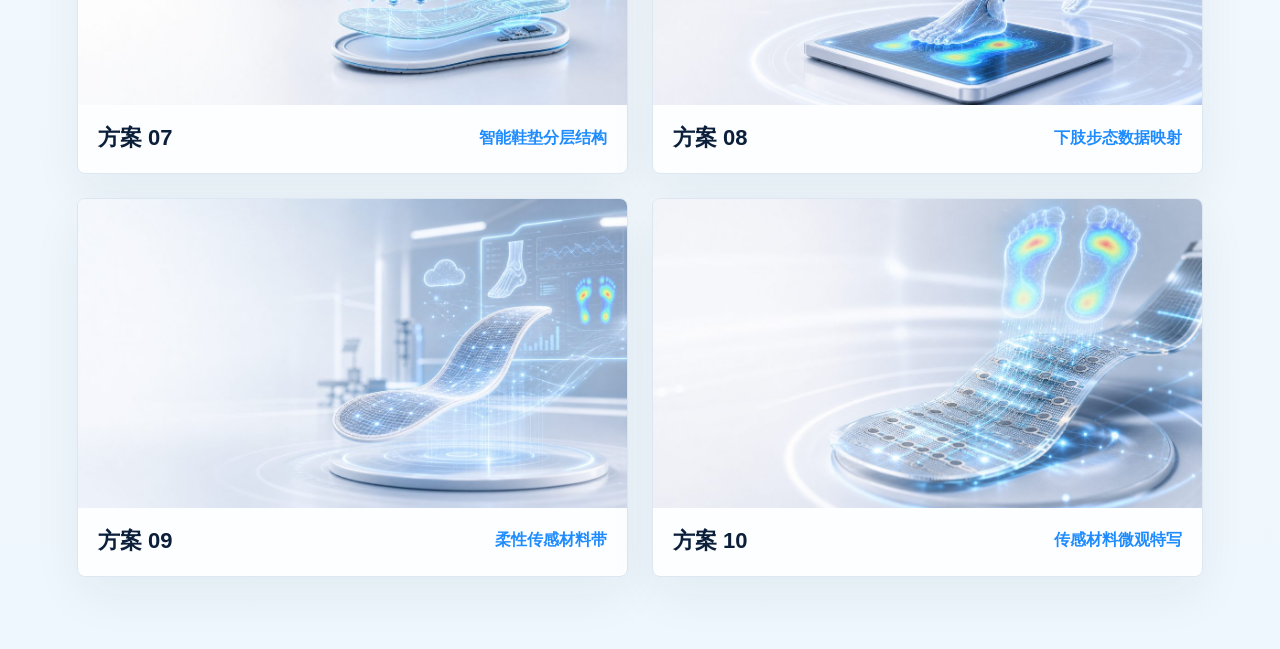
<file: design-options/tech-image2-options.html>
<!doctype html>
<html lang="zh-CN">
  <head>
    <meta charset="UTF-8" />
    <meta name="viewport" content="width=device-width, initial-scale=1.0" />
    <title>核心技术页 Image2 封面方案</title>
    <style>
      :root {
        --navy: #0b1f3a;
        --blue: #1e8cff;
        --muted: #637083;
        --line: #dce7f2;
      }

      * {
        box-sizing: border-box;
      }

      body {
        margin: 0;
        color: var(--navy);
        background: linear-gradient(180deg, #f7fbff, #eef7fd);
        font-family:
          Inter, "HarmonyOS Sans SC", "PingFang SC", "Microsoft YaHei", Arial,
          sans-serif;
      }

      header {
        padding: 48px 6vw 24px;
      }

      h1 {
        margin: 0 0 10px;
        font-size: clamp(32px, 4vw, 56px);
        line-height: 1.1;
      }

      header p {
        margin: 0;
        color: var(--muted);
        font-size: 18px;
      }

      main {
        display: grid;
        grid-template-columns: repeat(2, minmax(0, 1fr));
        gap: 24px;
        padding: 24px 6vw 72px;
      }

      article {
        overflow: hidden;
        border: 1px solid var(--line);
        border-radius: 8px;
        background: rgba(255, 255, 255, 0.9);
        box-shadow: 0 18px 50px rgba(11, 31, 58, 0.06);
      }

      img {
        display: block;
        width: 100%;
        aspect-ratio: 16 / 9;
        object-fit: cover;
      }

      .caption {
        display: flex;
        align-items: center;
        justify-content: space-between;
        gap: 18px;
        padding: 18px 20px 20px;
      }

      strong {
        font-size: 22px;
      }

      span {
        color: var(--blue);
        font-weight: 800;
      }

      @media (max-width: 980px) {
        main {
          grid-template-columns: 1fr;
        }
      }
    </style>
  </head>
  <body>
    <header>
      <h1>核心技术页 Image2 封面方案</h1>
      <p>这次是真正用 Image2 生成的 10 张图。选好编号后，我再替换正式核心技术页。</p>
    </header>
    <main>
      <article>
        <img src="./tech-image2-preview/tech-image2-01.jpg" alt="Image2 方案 01" />
        <div class="caption"><strong>方案 01</strong><span>柔性足底压力云图</span></div>
      </article>
      <article>
        <img src="./tech-image2-preview/tech-image2-02.jpg" alt="Image2 方案 02" />
        <div class="caption"><strong>方案 02</strong><span>下肢运动数字孪生</span></div>
      </article>
      <article>
        <img src="./tech-image2-preview/tech-image2-03.jpg" alt="Image2 方案 03" />
        <div class="caption"><strong>方案 03</strong><span>训练鞋与压力鞋垫</span></div>
      </article>
      <article>
        <img src="./tech-image2-preview/tech-image2-04.jpg" alt="Image2 方案 04" />
        <div class="caption"><strong>方案 04</strong><span>足踝靴柔性传感</span></div>
      </article>
      <article>
        <img src="./tech-image2-preview/tech-image2-05.jpg" alt="Image2 方案 05" />
        <div class="caption"><strong>方案 05</strong><span>压力平台与数据反馈</span></div>
      </article>
      <article>
        <img src="./tech-image2-preview/tech-image2-06.jpg" alt="Image2 方案 06" />
        <div class="caption"><strong>方案 06</strong><span>产品矩阵与数据流</span></div>
      </article>
      <article>
        <img src="./tech-image2-preview/tech-image2-07.jpg" alt="Image2 方案 07" />
        <div class="caption"><strong>方案 07</strong><span>智能鞋垫分层结构</span></div>
      </article>
      <article>
        <img src="./tech-image2-preview/tech-image2-08.jpg" alt="Image2 方案 08" />
        <div class="caption"><strong>方案 08</strong><span>下肢步态数据映射</span></div>
      </article>
      <article>
        <img src="./tech-image2-preview/tech-image2-09.jpg" alt="Image2 方案 09" />
        <div class="caption"><strong>方案 09</strong><span>柔性传感材料带</span></div>
      </article>
      <article>
        <img src="./tech-image2-preview/tech-image2-10.jpg" alt="Image2 方案 10" />
        <div class="caption"><strong>方案 10</strong><span>传感材料微观特写</span></div>
      </article>
    </main>
  </body>
</html>
</file>
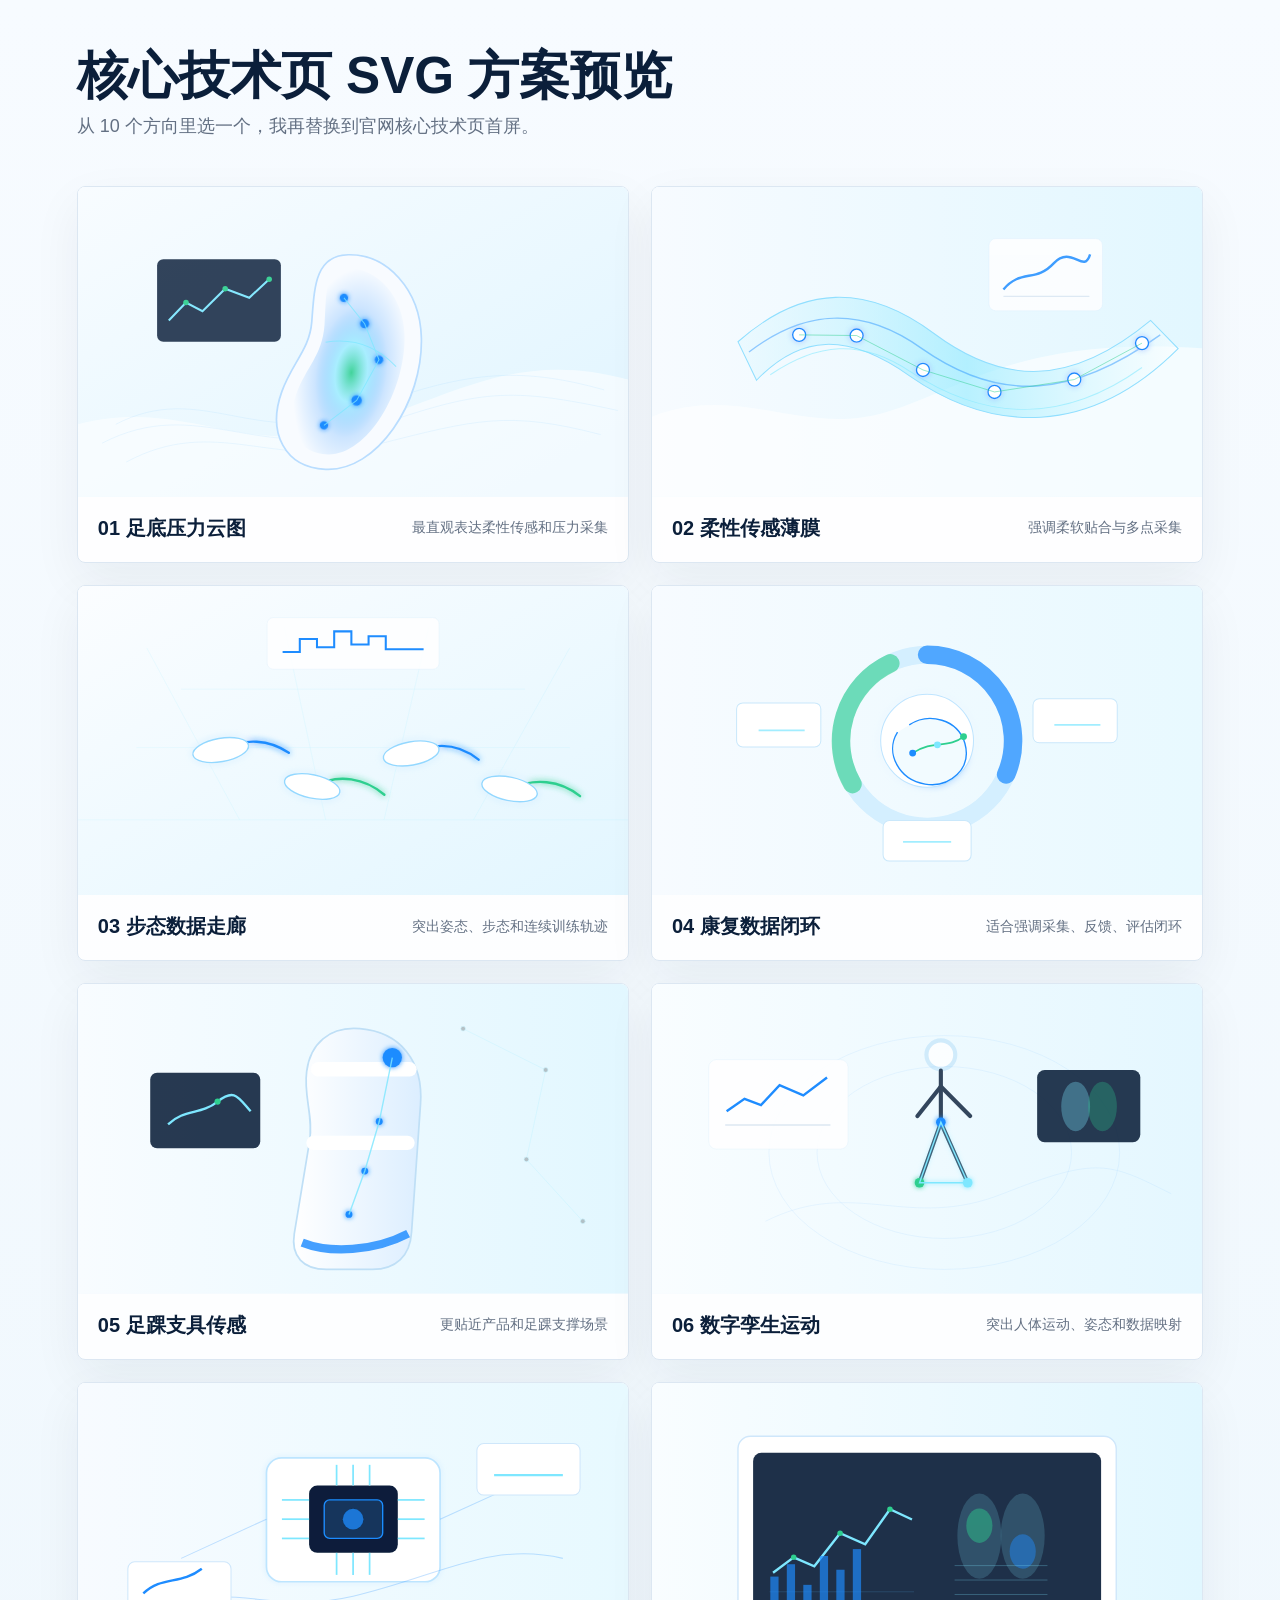
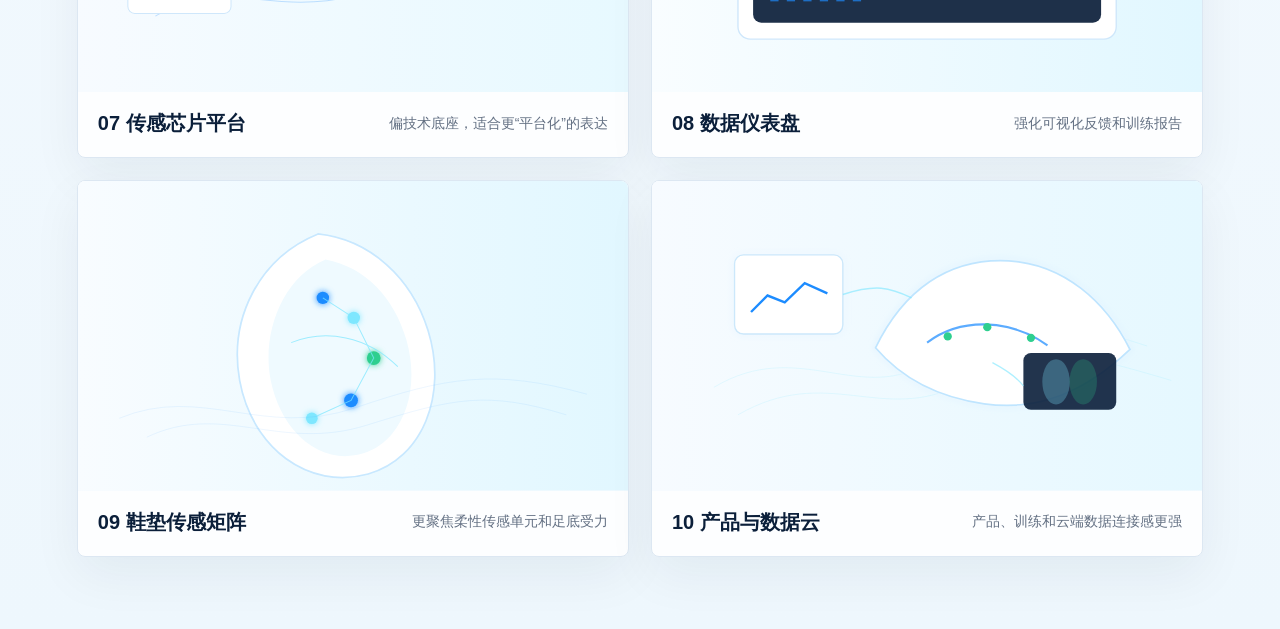
<file: design-options/tech-svg-options.html>
<!doctype html>
<html lang="zh-CN">
  <head>
    <meta charset="UTF-8" />
    <meta name="viewport" content="width=device-width, initial-scale=1.0" />
    <title>核心技术页 SVG 方案预览</title>
    <style>
      :root {
        --navy: #0b1f3a;
        --blue: #1e8cff;
        --cyan: #7ee7ff;
        --green: #2ecf8f;
        --line: #dce7f2;
        --muted: #637083;
      }

      * {
        box-sizing: border-box;
      }

      body {
        margin: 0;
        color: var(--navy);
        background: linear-gradient(180deg, #f7fbff, #eef7fd);
        font-family:
          Inter, "HarmonyOS Sans SC", "PingFang SC", "Microsoft YaHei", Arial,
          sans-serif;
      }

      header {
        padding: 48px 6vw 24px;
      }

      h1 {
        margin: 0 0 10px;
        font-size: clamp(32px, 4vw, 56px);
        line-height: 1.1;
      }

      header p {
        margin: 0;
        color: var(--muted);
        font-size: 18px;
      }

      main {
        display: grid;
        grid-template-columns: repeat(2, minmax(0, 1fr));
        gap: 22px;
        padding: 24px 6vw 72px;
      }

      article {
        overflow: hidden;
        border: 1px solid var(--line);
        border-radius: 8px;
        background: rgba(255, 255, 255, 0.88);
        box-shadow: 0 18px 50px rgba(11, 31, 58, 0.06);
      }

      article svg {
        display: block;
        width: 100%;
        aspect-ratio: 16 / 9;
        background: #f7fbff;
      }

      .caption {
        display: flex;
        align-items: center;
        justify-content: space-between;
        gap: 18px;
        padding: 18px 20px 20px;
      }

      .caption strong {
        font-size: 20px;
      }

      .caption span {
        color: var(--muted);
        font-size: 14px;
      }

      @media (max-width: 980px) {
        main {
          grid-template-columns: 1fr;
        }
      }
    </style>
  </head>
  <body>
    <header>
      <h1>核心技术页 SVG 方案预览</h1>
      <p>从 10 个方向里选一个，我再替换到官网核心技术页首屏。</p>
    </header>
    <main>
      <article>
        <svg viewBox="0 0 1600 900" role="img" aria-label="方案 1 柔性足底压力云图">
          <defs>
            <linearGradient id="bg1" x1="0" x2="1" y1="0" y2="1">
              <stop offset="0" stop-color="#f8fcff" />
              <stop offset="0.56" stop-color="#eaf8ff" />
              <stop offset="1" stop-color="#dff4ff" />
            </linearGradient>
            <radialGradient id="hot1" cx="52%" cy="55%" r="56%">
              <stop offset="0" stop-color="#2ecf8f" stop-opacity="0.9" />
              <stop offset="0.28" stop-color="#7ee7ff" stop-opacity="0.65" />
              <stop offset="0.62" stop-color="#1e8cff" stop-opacity="0.2" />
              <stop offset="1" stop-color="#1e8cff" stop-opacity="0" />
            </radialGradient>
            <filter id="glow1">
              <feGaussianBlur stdDeviation="8" result="b" />
              <feMerge><feMergeNode in="b" /><feMergeNode in="SourceGraphic" /></feMerge>
            </filter>
          </defs>
          <rect width="1600" height="900" fill="url(#bg1)" />
          <path d="M0 690 C300 610 485 790 790 700 C1090 612 1270 470 1600 560 L1600 900 L0 900 Z" fill="#fff" opacity="0.58" />
          <g opacity="0.22" stroke="#8ecfff" stroke-width="2">
            <path d="M110 690 C360 560 520 765 820 650 S1280 520 1530 590" fill="none" />
            <path d="M70 745 C350 600 530 810 850 700 S1250 580 1570 650" fill="none" />
            <path d="M140 800 C400 660 570 825 865 750 S1250 650 1520 720" fill="none" />
          </g>
          <g transform="translate(640 122) rotate(8)">
            <path d="M155 54 C267 36 376 126 399 263 C430 447 326 668 176 681 C58 692 -7 599 19 475 C37 388 82 342 77 262 C71 165 58 70 155 54 Z" fill="#f8fbff" stroke="#b9ddff" stroke-width="5" />
            <path d="M160 92 C244 82 333 151 350 265 C375 427 290 623 178 637 C90 649 42 574 61 479 C79 393 121 356 115 266 C110 183 88 102 160 92 Z" fill="url(#hot1)" />
            <g fill="#1e8cff" filter="url(#glow1)">
              <circle cx="160" cy="180" r="12" />
              <circle cx="230" cy="246" r="13" />
              <circle cx="286" cy="344" r="12" />
              <circle cx="238" cy="470" r="15" />
              <circle cx="154" cy="555" r="12" />
            </g>
            <g stroke="#7ee7ff" stroke-width="3" opacity="0.75">
              <path d="M160 180 L230 246 L286 344 L238 470 L154 555" fill="none" />
              <path d="M125 315 C200 292 274 306 338 357" fill="none" />
            </g>
          </g>
          <g transform="translate(230 210)" opacity="0.92">
            <rect width="360" height="240" rx="18" fill="#0b1f3a" opacity="0.9" />
            <path d="M34 178 L84 126 L132 151 L198 86 L268 112 L326 58" fill="none" stroke="#7ee7ff" stroke-width="6" />
            <g fill="#2ecf8f"><circle cx="84" cy="126" r="8" /><circle cx="198" cy="86" r="8" /><circle cx="326" cy="58" r="8" /></g>
          </g>
        </svg>
        <div class="caption"><strong>01 足底压力云图</strong><span>最直观表达柔性传感和压力采集</span></div>
      </article>

      <article>
        <svg viewBox="0 0 1600 900" role="img" aria-label="方案 2 柔性传感薄膜">
          <defs>
            <linearGradient id="bg2" x1="0" x2="1"><stop offset="0" stop-color="#f7fbff" /><stop offset="1" stop-color="#e2f7ff" /></linearGradient>
            <linearGradient id="film2" x1="0" x2="1"><stop offset="0" stop-color="#d8f6ff" stop-opacity="0.3" /><stop offset="0.52" stop-color="#7ee7ff" stop-opacity="0.52" /><stop offset="1" stop-color="#ffffff" stop-opacity="0.42" /></linearGradient>
            <filter id="glow2"><feGaussianBlur stdDeviation="7" result="b" /><feMerge><feMergeNode in="b" /><feMergeNode in="SourceGraphic" /></feMerge></filter>
          </defs>
          <rect width="1600" height="900" fill="url(#bg2)" />
          <path d="M-20 676 C250 560 430 730 680 655 C910 586 1070 430 1620 470 L1620 900 L-20 900 Z" fill="#fff" opacity="0.62" />
          <g transform="translate(210 210)">
            <path d="M40 240 C230 72 416 72 610 216 C812 366 1007 372 1240 178 L1320 260 C1060 520 776 505 540 340 C356 210 220 220 94 352 Z" fill="url(#film2)" stroke="#91dfff" stroke-width="3" />
            <path d="M72 270 C235 145 400 135 575 260 C800 418 1010 405 1268 220" fill="none" stroke="#1e8cff" stroke-width="4" opacity="0.45" />
            <path d="M134 336 C270 244 396 230 540 326 C774 480 996 472 1215 315" fill="none" stroke="#7ee7ff" stroke-width="3" opacity="0.55" />
            <g fill="#ffffff" stroke="#1e8cff" stroke-width="4" filter="url(#glow2)">
              <circle cx="218" cy="220" r="19" /><circle cx="385" cy="222" r="19" /><circle cx="578" cy="322" r="19" />
              <circle cx="786" cy="386" r="19" /><circle cx="1018" cy="350" r="19" /><circle cx="1215" cy="244" r="19" />
            </g>
            <g stroke="#2ecf8f" stroke-width="2" opacity="0.7">
              <path d="M218 220 L385 222 L578 322 L786 386 L1018 350 L1215 244" fill="none" />
            </g>
          </g>
          <g transform="translate(980 150)" opacity="0.84">
            <rect width="330" height="210" rx="20" fill="#ffffff" stroke="#cfe7fb" />
            <path d="M42 148 C92 88 136 128 188 72 S276 106 294 46" fill="none" stroke="#1e8cff" stroke-width="7" />
            <path d="M42 168 H292" stroke="#dce7f2" stroke-width="4" />
          </g>
        </svg>
        <div class="caption"><strong>02 柔性传感薄膜</strong><span>强调柔软贴合与多点采集</span></div>
      </article>

      <article>
        <svg viewBox="0 0 1600 900" role="img" aria-label="方案 3 步态数据走廊">
          <defs>
            <linearGradient id="bg3" x1="0" x2="1" y1="0" y2="1"><stop offset="0" stop-color="#fbfdff" /><stop offset="1" stop-color="#e2f6ff" /></linearGradient>
            <filter id="glow3"><feGaussianBlur stdDeviation="9" result="b" /><feMerge><feMergeNode in="b" /><feMergeNode in="SourceGraphic" /></feMerge></filter>
          </defs>
          <rect width="1600" height="900" fill="url(#bg3)" />
          <g opacity="0.32" stroke="#7ee7ff">
            <path d="M0 680 H1600" /><path d="M200 180 L470 680" /><path d="M600 120 L720 680" /><path d="M1020 120 L890 680" /><path d="M1430 180 L1150 680" />
            <path d="M300 300 H1300" /><path d="M170 470 H1430" />
          </g>
          <g transform="translate(265 245)" filter="url(#glow3)">
            <path d="M150 232 C222 195 292 202 348 240" fill="none" stroke="#1e8cff" stroke-width="7" stroke-linecap="round" />
            <path d="M416 338 C495 298 570 315 626 362" fill="none" stroke="#2ecf8f" stroke-width="7" stroke-linecap="round" />
            <path d="M704 242 C782 205 845 216 900 260" fill="none" stroke="#1e8cff" stroke-width="7" stroke-linecap="round" />
            <path d="M990 345 C1062 312 1137 319 1195 366" fill="none" stroke="#2ecf8f" stroke-width="7" stroke-linecap="round" />
            <g fill="#ffffff" stroke="#93d8ff" stroke-width="4">
              <ellipse cx="150" cy="232" rx="82" ry="34" transform="rotate(-10 150 232)" />
              <ellipse cx="416" cy="338" rx="82" ry="34" transform="rotate(12 416 338)" />
              <ellipse cx="704" cy="242" rx="82" ry="34" transform="rotate(-10 704 242)" />
              <ellipse cx="990" cy="345" rx="82" ry="34" transform="rotate(12 990 345)" />
            </g>
          </g>
          <g transform="translate(550 92)">
            <rect width="500" height="150" rx="18" fill="#ffffff" opacity="0.88" stroke="#d5eaf8" />
            <path d="M45 100 H95 V62 H145 V86 H195 V40 H245 V78 H295 V54 H345 V92 H455" fill="none" stroke="#1e8cff" stroke-width="6" />
          </g>
        </svg>
        <div class="caption"><strong>03 步态数据走廊</strong><span>突出姿态、步态和连续训练轨迹</span></div>
      </article>

      <article>
        <svg viewBox="0 0 1600 900" role="img" aria-label="方案 4 康复数据闭环">
          <defs>
            <linearGradient id="bg4" x1="0" x2="1"><stop offset="0" stop-color="#f7fbff" /><stop offset="1" stop-color="#e8f9ff" /></linearGradient>
            <filter id="glow4"><feGaussianBlur stdDeviation="10" result="b" /><feMerge><feMergeNode in="b" /><feMergeNode in="SourceGraphic" /></feMerge></filter>
          </defs>
          <rect width="1600" height="900" fill="url(#bg4)" />
          <circle cx="800" cy="450" r="250" fill="none" stroke="#d4efff" stroke-width="52" />
          <path d="M800 200 A250 250 0 0 1 1030 548" fill="none" stroke="#1e8cff" stroke-width="54" stroke-linecap="round" opacity="0.72" />
          <path d="M583 576 A250 250 0 0 1 693 225" fill="none" stroke="#2ecf8f" stroke-width="54" stroke-linecap="round" opacity="0.62" />
          <g filter="url(#glow4)">
            <circle cx="800" cy="450" r="135" fill="#ffffff" stroke="#bfe5ff" stroke-width="3" />
            <path d="M748 404 C805 366 890 388 910 458 C930 530 868 588 794 576 C719 564 676 486 714 425" fill="#f2fbff" stroke="#1e8cff" stroke-width="4" />
            <path d="M758 486 C818 446 862 474 906 438" fill="none" stroke="#2ecf8f" stroke-width="5" />
            <circle cx="758" cy="486" r="10" fill="#1e8cff" /><circle cx="830" cy="462" r="10" fill="#7ee7ff" /><circle cx="906" cy="438" r="10" fill="#2ecf8f" />
          </g>
          <g fill="#ffffff" stroke="#cae8fb" stroke-width="3">
            <rect x="246" y="340" width="245" height="128" rx="18" /><rect x="1108" y="328" width="245" height="128" rx="18" /><rect x="672" y="682" width="256" height="118" rx="18" />
          </g>
          <g stroke="#7ee7ff" stroke-width="5" opacity="0.72">
            <path d="M310 420 H444" /><path d="M1170 404 H1304" /><path d="M730 744 H870" />
          </g>
        </svg>
        <div class="caption"><strong>04 康复数据闭环</strong><span>适合强调采集、反馈、评估闭环</span></div>
      </article>

      <article>
        <svg viewBox="0 0 1600 900" role="img" aria-label="方案 5 智能足踝支具传感">
          <defs>
            <linearGradient id="bg5" x1="0" x2="1"><stop offset="0" stop-color="#f8fcff" /><stop offset="1" stop-color="#e2f7ff" /></linearGradient>
            <linearGradient id="brace5" x1="0" x2="1"><stop offset="0" stop-color="#ffffff" /><stop offset="1" stop-color="#dceeff" /></linearGradient>
            <filter id="glow5"><feGaussianBlur stdDeviation="7" result="b" /><feMerge><feMergeNode in="b" /><feMergeNode in="SourceGraphic" /></feMerge></filter>
          </defs>
          <rect width="1600" height="900" fill="url(#bg5)" />
          <g opacity="0.22" stroke="#7ee7ff" stroke-width="2">
            <path d="M1120 130 L1360 250 L1304 510 L1468 690" fill="none" />
            <circle cx="1120" cy="130" r="7" /><circle cx="1360" cy="250" r="7" /><circle cx="1304" cy="510" r="7" /><circle cx="1468" cy="690" r="7" />
          </g>
          <g transform="translate(610 110)">
            <path d="M210 20 C328 30 395 115 386 240 L360 612 C356 680 315 720 246 720 L112 720 C46 720 8 682 19 616 L63 350 C76 275 45 218 55 144 C65 65 120 12 210 20 Z" fill="url(#brace5)" stroke="#bfdff6" stroke-width="5" />
            <path d="M88 138 H354" stroke="#ffffff" stroke-width="42" stroke-linecap="round" />
            <path d="M75 352 H348" stroke="#ffffff" stroke-width="42" stroke-linecap="round" />
            <path d="M42 642 C122 674 250 668 350 616" fill="none" stroke="#1e8cff" stroke-width="24" opacity="0.82" />
            <g filter="url(#glow5)" fill="#1e8cff">
              <circle cx="304" cy="104" r="28" /><circle cx="266" cy="290" r="10" /><circle cx="224" cy="434" r="10" /><circle cx="178" cy="560" r="10" />
            </g>
            <path d="M304 104 L266 290 L224 434 L178 560" fill="none" stroke="#7ee7ff" stroke-width="4" opacity="0.82" />
          </g>
          <g transform="translate(210 258)">
            <rect width="320" height="220" rx="20" fill="#0b1f3a" opacity="0.88" />
            <path d="M52 150 C100 104 146 124 196 84 S256 72 292 112" fill="none" stroke="#7ee7ff" stroke-width="7" />
            <circle cx="196" cy="84" r="9" fill="#2ecf8f" />
          </g>
        </svg>
        <div class="caption"><strong>05 足踝支具传感</strong><span>更贴近产品和足踝支撑场景</span></div>
      </article>

      <article>
        <svg viewBox="0 0 1600 900" role="img" aria-label="方案 6 数字孪生人体运动">
          <defs>
            <linearGradient id="bg6" x1="0" x2="1"><stop offset="0" stop-color="#f9fdff" /><stop offset="1" stop-color="#e4f7ff" /></linearGradient>
            <filter id="glow6"><feGaussianBlur stdDeviation="8" result="b" /><feMerge><feMergeNode in="b" /><feMergeNode in="SourceGraphic" /></feMerge></filter>
          </defs>
          <rect width="1600" height="900" fill="url(#bg6)" />
          <g transform="translate(720 148)" stroke="#0b1f3a" stroke-width="12" stroke-linecap="round" fill="none" opacity="0.82">
            <circle cx="120" cy="58" r="42" fill="#ffffff" stroke="#cae8fb" />
            <path d="M120 104 V255" />
            <path d="M120 150 L52 236" /><path d="M120 150 L205 236" />
            <path d="M120 255 L58 430" /><path d="M120 255 L198 430" />
          </g>
          <g filter="url(#glow6)">
            <circle cx="840" cy="402" r="14" fill="#1e8cff" /><circle cx="778" cy="578" r="14" fill="#2ecf8f" /><circle cx="918" cy="578" r="14" fill="#7ee7ff" />
            <path d="M840 402 L778 578 L918 578 Z" fill="none" stroke="#7ee7ff" stroke-width="4" />
          </g>
          <g opacity="0.2" stroke="#1e8cff">
            <ellipse cx="850" cy="490" rx="370" ry="250" fill="none" />
            <ellipse cx="850" cy="490" rx="510" ry="340" fill="none" />
            <path d="M330 690 C590 560 742 720 1020 610 S1330 520 1510 610" fill="none" />
          </g>
          <g transform="translate(165 220)">
            <rect width="405" height="260" rx="22" fill="#ffffff" opacity="0.9" stroke="#d5eaf8" />
            <path d="M48 190 H354" stroke="#dce7f2" stroke-width="4" />
            <path d="M52 150 L104 114 L152 132 L206 74 L275 104 L344 52" fill="none" stroke="#1e8cff" stroke-width="7" />
          </g>
          <g transform="translate(1120 250)">
            <rect width="300" height="210" rx="22" fill="#0b1f3a" opacity="0.88" />
            <ellipse cx="112" cy="106" rx="42" ry="72" fill="#7ee7ff" opacity="0.32" />
            <ellipse cx="190" cy="106" rx="42" ry="72" fill="#2ecf8f" opacity="0.28" />
          </g>
        </svg>
        <div class="caption"><strong>06 数字孪生运动</strong><span>突出人体运动、姿态和数据映射</span></div>
      </article>

      <article>
        <svg viewBox="0 0 1600 900" role="img" aria-label="方案 7 芯片到训练系统">
          <defs>
            <linearGradient id="bg7" x1="0" x2="1"><stop offset="0" stop-color="#f7fbff" /><stop offset="1" stop-color="#e7f9ff" /></linearGradient>
            <filter id="glow7"><feGaussianBlur stdDeviation="8" result="b" /><feMerge><feMergeNode in="b" /><feMergeNode in="SourceGraphic" /></feMerge></filter>
          </defs>
          <rect width="1600" height="900" fill="url(#bg7)" />
          <g transform="translate(548 218)" filter="url(#glow7)">
            <rect x="0" y="0" width="505" height="360" rx="44" fill="#ffffff" stroke="#bde5ff" stroke-width="5" />
            <rect x="124" y="80" width="258" height="196" rx="24" fill="#0b1f3a" />
            <rect x="168" y="122" width="170" height="112" rx="16" fill="#12345c" stroke="#1e8cff" stroke-width="4" />
            <g stroke="#7ee7ff" stroke-width="5">
              <path d="M124 122 H45" /><path d="M124 178 H45" /><path d="M124 234 H45" />
              <path d="M382 122 H460" /><path d="M382 178 H460" /><path d="M382 234 H460" />
              <path d="M204 80 V20" /><path d="M252 80 V20" /><path d="M300 80 V20" />
              <path d="M204 276 V340" /><path d="M252 276 V340" /><path d="M300 276 V340" />
            </g>
            <circle cx="252" cy="178" r="30" fill="#1e8cff" opacity="0.75" />
          </g>
          <g opacity="0.25" stroke="#1e8cff" stroke-width="3">
            <path d="M225 678 C420 555 540 680 800 620 C1050 562 1195 460 1410 510" fill="none" />
            <path d="M300 510 L548 396" /><path d="M1053 396 L1320 275" />
          </g>
          <g fill="#ffffff" stroke="#cfe7fb" stroke-width="3">
            <rect x="145" y="520" width="300" height="150" rx="20" />
            <rect x="1160" y="176" width="300" height="150" rx="20" />
          </g>
          <path d="M190 612 C244 560 298 588 360 540" fill="none" stroke="#1e8cff" stroke-width="7" />
          <path d="M1210 268 H1410" stroke="#7ee7ff" stroke-width="7" />
        </svg>
        <div class="caption"><strong>07 传感芯片平台</strong><span>偏技术底座，适合更“平台化”的表达</span></div>
      </article>

      <article>
        <svg viewBox="0 0 1600 900" role="img" aria-label="方案 8 压力数据仪表盘">
          <defs>
            <linearGradient id="bg8" x1="0" x2="1"><stop offset="0" stop-color="#f9fdff" /><stop offset="1" stop-color="#e1f7ff" /></linearGradient>
          </defs>
          <rect width="1600" height="900" fill="url(#bg8)" />
          <g transform="translate(250 155)">
            <rect width="1100" height="590" rx="36" fill="#ffffff" stroke="#cfe7fb" stroke-width="4" />
            <rect x="44" y="48" width="1012" height="494" rx="24" fill="#0b1f3a" opacity="0.92" />
            <g transform="translate(92 92)">
              <path d="M0 360 H420" stroke="#274767" stroke-width="3" />
              <path d="M10 305 L70 260 L130 286 L205 190 L278 222 L350 120 L414 150" fill="none" stroke="#7ee7ff" stroke-width="7" />
              <g fill="#2ecf8f"><circle cx="70" cy="260" r="8" /><circle cx="205" cy="190" r="8" /><circle cx="350" cy="120" r="8" /></g>
            </g>
            <g transform="translate(590 100)">
              <ellipse cx="112" cy="190" rx="64" ry="124" fill="#7ee7ff" opacity="0.18" />
              <ellipse cx="112" cy="160" rx="38" ry="50" fill="#2ecf8f" opacity="0.45" />
              <ellipse cx="238" cy="190" rx="64" ry="124" fill="#7ee7ff" opacity="0.18" />
              <ellipse cx="238" cy="235" rx="38" ry="50" fill="#1e8cff" opacity="0.45" />
              <g stroke="#7ee7ff" stroke-width="2" opacity="0.4">
                <path d="M40 360 H310" /><path d="M40 318 H310" /><path d="M40 276 H310" />
              </g>
            </g>
            <g transform="translate(94 480)" fill="#1e8cff" opacity="0.68">
              <rect x="0" y="-72" width="24" height="72" /><rect x="48" y="-108" width="24" height="108" /><rect x="96" y="-48" width="24" height="48" />
              <rect x="144" y="-132" width="24" height="132" /><rect x="192" y="-92" width="24" height="92" /><rect x="240" y="-152" width="24" height="152" />
            </g>
          </g>
        </svg>
        <div class="caption"><strong>08 数据仪表盘</strong><span>强化可视化反馈和训练报告</span></div>
      </article>

      <article>
        <svg viewBox="0 0 1600 900" role="img" aria-label="方案 9 穿戴鞋垫传感矩阵">
          <defs>
            <linearGradient id="bg9" x1="0" x2="1"><stop offset="0" stop-color="#f8fcff" /><stop offset="1" stop-color="#e1f7ff" /></linearGradient>
            <filter id="glow9"><feGaussianBlur stdDeviation="9" result="b" /><feMerge><feMergeNode in="b" /><feMergeNode in="SourceGraphic" /></feMerge></filter>
          </defs>
          <rect width="1600" height="900" fill="url(#bg9)" />
          <g transform="translate(410 120)">
            <path d="M288 34 C438 50 560 160 608 315 C666 502 592 688 434 732 C260 780 96 657 60 460 C28 280 116 104 288 34 Z" fill="#ffffff" stroke="#c8e8ff" stroke-width="5" />
            <path d="M310 108 C426 130 510 220 545 342 C589 495 530 638 420 672 C296 710 180 610 150 458 C124 322 184 160 310 108 Z" fill="#effaff" />
            <g filter="url(#glow9)">
              <circle cx="302" cy="220" r="18" fill="#1e8cff" /><circle cx="392" cy="278" r="18" fill="#7ee7ff" />
              <circle cx="450" cy="395" r="20" fill="#2ecf8f" /><circle cx="384" cy="518" r="20" fill="#1e8cff" />
              <circle cx="270" cy="570" r="17" fill="#7ee7ff" />
            </g>
            <g stroke="#7ee7ff" stroke-width="3" opacity="0.72">
              <path d="M302 220 L392 278 L450 395 L384 518 L270 570" fill="none" />
              <path d="M210 350 C310 310 430 330 520 420" fill="none" />
            </g>
          </g>
          <g opacity="0.22" stroke="#1e8cff">
            <path d="M120 690 C360 590 540 750 805 660 S1210 545 1480 620" fill="none" />
            <path d="M200 745 C420 640 585 790 840 710 S1190 610 1420 680" fill="none" />
          </g>
        </svg>
        <div class="caption"><strong>09 鞋垫传感矩阵</strong><span>更聚焦柔性传感单元和足底受力</span></div>
      </article>

      <article>
        <svg viewBox="0 0 1600 900" role="img" aria-label="方案 10 产品与数据云">
          <defs>
            <linearGradient id="bg10" x1="0" x2="1"><stop offset="0" stop-color="#f7fbff" /><stop offset="1" stop-color="#e5f8ff" /></linearGradient>
            <filter id="glow10"><feGaussianBlur stdDeviation="10" result="b" /><feMerge><feMergeNode in="b" /><feMergeNode in="SourceGraphic" /></feMerge></filter>
          </defs>
          <rect width="1600" height="900" fill="url(#bg10)" />
          <g opacity="0.24" stroke="#7ee7ff" stroke-width="2">
            <path d="M180 600 C430 450 610 660 815 520 S1160 388 1440 480" fill="none" />
            <path d="M250 680 C510 530 670 710 900 590 S1240 500 1510 580" fill="none" />
          </g>
          <g transform="translate(240 215)" filter="url(#glow10)">
            <rect x="0" y="0" width="315" height="230" rx="26" fill="#ffffff" stroke="#cce8fb" stroke-width="4" />
            <path d="M48 166 L96 118 L146 138 L204 82 L270 112" fill="none" stroke="#1e8cff" stroke-width="7" />
          </g>
          <g transform="translate(650 160)" filter="url(#glow10)">
            <path d="M0 325 C80 160 210 62 388 72 C548 82 670 190 740 330 C610 454 474 510 316 488 C180 469 76 414 0 325 Z" fill="#ffffff" stroke="#bfe5ff" stroke-width="5" />
            <path d="M150 310 C245 238 388 238 500 318" fill="none" stroke="#1e8cff" stroke-width="6" opacity="0.72" />
            <g fill="#2ecf8f">
              <circle cx="210" cy="292" r="12" /><circle cx="325" cy="265" r="12" /><circle cx="452" cy="296" r="12" />
            </g>
          </g>
          <g transform="translate(1080 500)">
            <rect width="270" height="165" rx="22" fill="#0b1f3a" opacity="0.9" />
            <ellipse cx="95" cy="84" rx="40" ry="66" fill="#7ee7ff" opacity="0.28" />
            <ellipse cx="174" cy="84" rx="40" ry="66" fill="#2ecf8f" opacity="0.22" />
          </g>
          <g stroke="#7ee7ff" stroke-width="4" opacity="0.62">
            <path d="M555 330 C650 300 690 308 755 340" fill="none" />
            <path d="M990 528 C1050 560 1068 580 1080 596" fill="none" />
          </g>
        </svg>
        <div class="caption"><strong>10 产品与数据云</strong><span>产品、训练和云端数据连接感更强</span></div>
      </article>
    </main>
  </body>
</html>
</file>
<file: styles.css>
:root {
  --navy: #0b1f3a;
  --ink: #17263a;
  --muted: #637083;
  --blue: #1e8cff;
  --cyan: #7ee7ff;
  --green: #2ecf8f;
  --silver: #b8c5d6;
  --line: #dce7f2;
  --white: #f7fbff;
  --panel: rgba(255, 255, 255, 0.82);
}

* {
  box-sizing: border-box;
}

html {
  scroll-behavior: smooth;
  overflow-x: hidden;
}

body {
  margin: 0;
  color: var(--ink);
  background:
    radial-gradient(circle at 86% 8%, rgba(126, 231, 255, 0.24), transparent 30%),
    linear-gradient(180deg, #f7fbff 0%, #eef6fd 42%, #ffffff 100%);
  font-family:
    Inter, "HarmonyOS Sans SC", "PingFang SC", "Microsoft YaHei", Arial,
    sans-serif;
  overflow-x: hidden;
}

img {
  display: block;
  max-width: 100%;
}

a {
  color: inherit;
  text-decoration: none;
}

.site-header {
  position: sticky;
  top: 0;
  z-index: 10;
  display: flex;
  align-items: center;
  justify-content: space-between;
  min-height: 76px;
  padding: 0 6vw;
  border-bottom: 1px solid rgba(184, 197, 214, 0.34);
  background: rgba(247, 251, 255, 0.88);
  backdrop-filter: blur(18px);
}

.brand {
  display: inline-flex;
  align-items: baseline;
  gap: 13px;
  color: var(--navy);
  white-space: nowrap;
}

.brand-cn {
  font-size: 25px;
  font-weight: 800;
}

.brand-en {
  color: var(--blue);
  font-size: 15px;
  font-weight: 800;
  letter-spacing: 0;
}

.brand-divider {
  width: 1px;
  height: 18px;
  background: var(--silver);
}

.nav {
  display: flex;
  align-items: center;
  gap: 10px;
  color: #263a52;
  font-size: 16px;
  font-weight: 700;
}

.nav a {
  display: inline-flex;
  align-items: center;
  justify-content: center;
  min-height: 40px;
  padding: 0 18px;
  border: 1px solid rgba(184, 197, 214, 0.55);
  border-radius: 6px;
  background: rgba(255, 255, 255, 0.66);
  transition:
    color 0.18s ease,
    background 0.18s ease,
    border-color 0.18s ease,
    box-shadow 0.18s ease;
}

.nav a:hover {
  color: var(--blue);
  border-color: rgba(30, 140, 255, 0.42);
  background: rgba(232, 247, 255, 0.92);
  box-shadow: 0 10px 24px rgba(30, 140, 255, 0.12);
}

.nav a.active {
  color: #fff;
  border-color: var(--blue);
  background: var(--blue);
  box-shadow: 0 12px 26px rgba(30, 140, 255, 0.22);
}

.header-action,
.primary-button,
.secondary-button {
  display: inline-flex;
  align-items: center;
  justify-content: center;
  min-height: 42px;
  padding: 0 20px;
  border-radius: 6px;
  font-weight: 700;
}

.header-action,
.primary-button {
  color: #fff;
  background: var(--blue);
  box-shadow: 0 12px 28px rgba(30, 140, 255, 0.22);
}

.secondary-button {
  color: var(--navy);
  border: 1px solid var(--line);
  background: rgba(255, 255, 255, 0.72);
}

.hero {
  position: relative;
  display: grid;
  grid-template-columns: minmax(420px, 0.62fr) minmax(520px, 1fr);
  gap: 36px;
  min-height: calc(100vh - 76px);
  padding: 8vh 0 9vh 6vw;
  overflow: hidden;
}

.hero::before {
  content: "";
  position: absolute;
  inset: auto -10% 0 42%;
  height: 64%;
  background:
    linear-gradient(90deg, transparent, rgba(30, 140, 255, 0.08)),
    repeating-linear-gradient(
      90deg,
      rgba(11, 31, 58, 0.06) 0 1px,
      transparent 1px 72px
    );
  transform: skewY(-8deg);
}

.hero-copy {
  position: relative;
  z-index: 2;
  align-self: center;
  max-width: 760px;
}

.eyebrow {
  margin: 0 0 18px;
  color: var(--blue);
  font-size: 14px;
  font-weight: 800;
}

.hero-slogan {
  display: inline-flex;
  align-items: center;
  min-height: 38px;
  margin: 0 0 22px;
  padding: 0 16px;
  color: #075fb7;
  border: 1px solid rgba(30, 140, 255, 0.24);
  border-radius: 6px;
  background: rgba(232, 247, 255, 0.78);
  box-shadow: 0 12px 30px rgba(30, 140, 255, 0.12);
  font-size: clamp(18px, 1.55vw, 24px);
  font-weight: 800;
  line-height: 1.25;
  white-space: nowrap;
}

h1,
h2,
h3,
p {
  margin-top: 0;
}

h1 {
  margin-bottom: 26px;
  color: var(--navy);
  font-size: clamp(46px, 5vw, 72px);
  line-height: 1.04;
  letter-spacing: 0;
  white-space: nowrap;
}

.hero h1 {
  max-width: 680px;
  font-size: clamp(42px, 4.25vw, 62px);
  line-height: 1.08;
}

.hero-text {
  max-width: 720px;
  color: #4e6076;
  font-size: clamp(17px, 1.35vw, 20px);
  line-height: 1.9;
  white-space: nowrap;
}

.hero-actions {
  display: flex;
  gap: 14px;
  margin-top: 34px;
}

.hero-metrics {
  display: grid;
  grid-template-columns: repeat(3, minmax(0, 1fr));
  gap: 18px;
  margin-top: 58px;
  max-width: 820px;
}

.hero-metrics div {
  padding: 20px 0 0;
  border-top: 1px solid var(--line);
}

.hero-metrics strong {
  display: block;
  margin-bottom: 8px;
  color: var(--navy);
  font-size: 18px;
}

.hero-metrics span {
  color: var(--muted);
  font-size: 14px;
}

.hero-visual {
  position: relative;
  z-index: 1;
  align-self: center;
  min-height: 620px;
}

.product-hero {
  height: min(68vw, 720px);
  min-height: 560px;
  overflow: hidden;
}

.product-hero img {
  width: 100%;
  height: 100%;
  object-fit: contain;
  object-position: center right;
  border-radius: 0;
  filter: saturate(1.02) contrast(1.02);
}

.product-hero::before {
  content: "";
  position: absolute;
  inset: 0 auto 0 -1px;
  z-index: 1;
  width: 42%;
  background: linear-gradient(90deg, #f7fbff 0%, rgba(247, 251, 255, 0.82) 44%, transparent 100%);
  pointer-events: none;
}

.product-hero::after {
  content: "";
  position: absolute;
  inset: auto 0 0 0;
  z-index: 1;
  height: 22%;
  background: linear-gradient(180deg, transparent, rgba(247, 251, 255, 0.72));
  pointer-events: none;
}

.intro-band {
  padding: 34px 6vw;
  color: #d9ebff;
  background: var(--navy);
}

.intro-band p {
  margin: 0;
  max-width: 1380px;
  font-size: clamp(20px, 1.6vw, 24px);
  line-height: 1.7;
  white-space: nowrap;
}

.section {
  padding: 104px 6vw;
}

.section-heading {
  max-width: 1120px;
  margin-bottom: 42px;
}

h2 {
  color: var(--navy);
  font-size: clamp(32px, 3.8vw, 52px);
  line-height: 1.22;
  letter-spacing: 0;
}

#technology .section-heading h2 {
  white-space: nowrap;
}

.tech-layout,
.product-grid {
  display: grid;
  grid-template-columns: repeat(3, minmax(0, 1fr));
  gap: 22px;
}

.tech-card,
.product-card {
  min-height: 300px;
  padding: 30px;
  border: 1px solid var(--line);
  border-radius: 8px;
  background: rgba(255, 255, 255, 0.74);
}

.tech-card {
  display: flex;
  flex-direction: column;
  min-height: 430px;
}

.tech-card-image {
  width: 100%;
  aspect-ratio: 16 / 9;
  margin: -8px 0 24px;
  border: 1px solid rgba(220, 231, 242, 0.68);
  border-radius: 8px;
  object-fit: cover;
  box-shadow: 0 18px 36px rgba(11, 31, 58, 0.08);
}

.primary-tech .tech-card-image {
  border-color: rgba(126, 231, 255, 0.22);
  box-shadow: 0 20px 42px rgba(30, 140, 255, 0.16);
}

.action-card,
.detail-grid a,
.scenario-list a,
.scenario-page-grid article {
  transition:
    transform 0.18s ease,
    border-color 0.18s ease,
    box-shadow 0.18s ease,
    background 0.18s ease;
}

.action-card:hover,
.detail-grid a:hover,
.scenario-list a:hover,
.scenario-page-grid article:hover {
  transform: translateY(-3px);
  border-color: rgba(30, 140, 255, 0.38);
  background: rgba(255, 255, 255, 0.9);
  box-shadow: 0 18px 42px rgba(30, 140, 255, 0.12);
}

.primary-tech {
  color: #fff;
  background:
    linear-gradient(145deg, rgba(11, 31, 58, 0.96), rgba(14, 70, 126, 0.92)),
    var(--navy);
}

.primary-tech:hover {
  background:
    linear-gradient(145deg, rgba(11, 31, 58, 0.98), rgba(14, 70, 126, 0.94)),
    var(--navy);
}

.card-index {
  display: block;
  margin-bottom: 48px;
  color: var(--blue);
  font-weight: 900;
}

.tech-card .card-index {
  margin-bottom: 24px;
}

.primary-tech .card-index,
.primary-tech p {
  color: #c8e8ff;
}

.tech-card h3,
.product-card h3 {
  margin-bottom: 16px;
  color: inherit;
  font-size: 24px;
}

.tech-card p,
.product-card p,
.scenario-copy p {
  color: var(--muted);
  font-size: 16px;
  line-height: 1.8;
}

.tech-card p {
  margin-bottom: 24px;
}

.tech-card .card-link {
  margin-top: auto;
}

.primary-tech h3 {
  color: #fff;
}

.products-section {
  background: linear-gradient(180deg, #ffffff 0%, #f3f8fd 100%);
}

.product-card {
  display: flex;
  flex-direction: column;
}

.product-card > span,
.card-link {
  margin-top: auto;
  color: var(--blue);
  font-size: 13px;
  font-weight: 800;
}

.card-link {
  display: inline-flex;
  align-items: center;
  gap: 6px;
  width: fit-content;
  min-height: 36px;
  padding: 0 14px;
  border: 1px solid rgba(30, 140, 255, 0.22);
  border-radius: 6px;
  background: rgba(232, 247, 255, 0.68);
}

.card-link::after {
  content: ">";
}

.product-icon {
  position: relative;
  width: 156px;
  height: 112px;
  margin-bottom: 34px;
  overflow: hidden;
  border: 1px solid rgba(30, 140, 255, 0.22);
  border-radius: 8px;
  background:
    radial-gradient(circle at 74% 18%, rgba(126, 231, 255, 0.3), transparent 34%),
    linear-gradient(145deg, rgba(255, 255, 255, 0.96), rgba(232, 247, 255, 0.86));
  box-shadow:
    inset 0 0 0 1px rgba(255, 255, 255, 0.72),
    0 18px 38px rgba(30, 140, 255, 0.13);
}

.product-thumb::before {
  content: "";
  position: absolute;
  inset: 0;
  z-index: 1;
  background:
    linear-gradient(90deg, rgba(255, 255, 255, 0.62), transparent 42%),
    linear-gradient(180deg, transparent 58%, rgba(7, 23, 43, 0.1));
  pointer-events: none;
}

.product-thumb::after {
  content: "";
  position: absolute;
  right: 14px;
  bottom: 12px;
  z-index: 2;
  width: 34px;
  height: 2px;
  border-radius: 999px;
  background: linear-gradient(90deg, var(--cyan), var(--blue));
  box-shadow: 0 0 16px rgba(126, 231, 255, 0.7);
}

.product-thumb img {
  width: 100%;
  height: 100%;
  object-fit: cover;
  object-position: center;
  transform: scale(1.03);
  filter: saturate(1.04) contrast(1.02);
  transition: transform 0.22s ease;
}

.product-thumb.training img {
  object-position: center 52%;
}

.product-thumb.boot img {
  object-position: 58% 54%;
}

.product-thumb.shoe img {
  object-position: 52% 56%;
}

.product-card:hover .product-thumb img {
  transform: scale(1.08);
}

.scenarios {
  display: grid;
  grid-template-columns: minmax(0, 0.8fr) minmax(360px, 1fr);
  gap: 72px;
  align-items: center;
}

.scenario-list {
  display: grid;
  gap: 16px;
}

.scenario-list a {
  display: grid;
  grid-template-columns: 132px minmax(0, 1fr) auto;
  gap: 10px 18px;
  align-items: center;
  min-height: 120px;
  padding: 14px;
  border: 1px solid var(--line);
  border-radius: 8px;
  background: #fff;
}

.scenario-list img {
  grid-row: 1 / 3;
  width: 100%;
  height: 92px;
  border-radius: 6px;
  object-fit: cover;
  filter: saturate(1.02) contrast(1.01);
}

.scenario-list strong {
  color: var(--navy);
  font-size: 20px;
}

.scenario-list span {
  color: var(--muted);
  line-height: 1.65;
}

.scenario-list em {
  display: inline-flex;
  align-items: center;
  justify-content: center;
  width: fit-content;
  min-height: 34px;
  grid-row: 1 / 3;
  grid-column: 3;
  padding: 0 13px;
  color: var(--blue);
  border: 1px solid rgba(30, 140, 255, 0.22);
  border-radius: 6px;
  background: rgba(232, 247, 255, 0.68);
  font-style: normal;
  font-size: 13px;
  font-weight: 800;
}

.footer {
  display: flex;
  align-items: center;
  justify-content: space-between;
  gap: 24px;
  padding: 42px 6vw;
  color: #d7e9ff;
  background: #07172b;
}

.footer strong,
.footer span {
  display: block;
}

.footer strong {
  margin-bottom: 8px;
  color: #fff;
  font-size: 20px;
}

.footer a {
  color: var(--cyan);
  font-weight: 800;
}

.page-hero {
  padding: 132px 6vw 92px;
  background:
    linear-gradient(90deg, rgba(247, 251, 255, 0.98) 0%, rgba(231, 248, 255, 0.9) 58%, rgba(247, 251, 255, 0.78) 100%),
    url("./assets/product-hero.png") center right / cover no-repeat;
}

.page-hero h1 {
  max-width: 1280px;
  font-size: clamp(42px, 4.4vw, 64px);
  white-space: nowrap;
}

.page-hero p:not(.eyebrow) {
  max-width: 1220px;
  color: #4e6076;
  font-size: clamp(17px, 1.35vw, 20px);
  line-height: 1.9;
  white-space: nowrap;
}

.split-section {
  display: grid;
  grid-template-columns: minmax(0, 0.9fr) minmax(360px, 0.7fr);
  gap: 64px;
  align-items: center;
}

.large-copy {
  max-width: 860px;
  color: var(--muted);
  font-size: 18px;
  line-height: 1.9;
}

.spec-panel {
  display: grid;
  gap: 12px;
  padding: 24px;
  border: 1px solid var(--line);
  border-radius: 8px;
  background: rgba(255, 255, 255, 0.78);
  box-shadow: 0 26px 70px rgba(11, 31, 58, 0.08);
}

.spec-panel div {
  display: flex;
  align-items: center;
  justify-content: space-between;
  gap: 18px;
  min-height: 72px;
  padding: 0 18px;
  border-radius: 6px;
  background: #f7fbff;
}

.spec-panel span,
.contact-card span {
  color: var(--muted);
  font-size: 14px;
}

.spec-panel strong {
  color: var(--navy);
}

.detail-grid,
.scenario-page-grid {
  display: grid;
  grid-template-columns: repeat(4, minmax(0, 1fr));
  gap: 22px;
}

.detail-grid article,
.detail-grid a,
.scenario-page-grid article {
  min-height: 310px;
  padding: 30px;
  border: 1px solid var(--line);
  border-radius: 8px;
  background: rgba(255, 255, 255, 0.78);
}

.detail-grid a {
  display: flex;
  flex-direction: column;
}

.detail-grid h3 {
  color: var(--navy);
  font-size: 26px;
}

.detail-grid p,
.scenario-page-grid p,
.product-detail-list p,
.contact-note p {
  color: var(--muted);
  font-size: 16px;
  line-height: 1.85;
}

.product-page-hero {
  position: relative;
  min-height: 530px;
  overflow: hidden;
  background: linear-gradient(90deg, #f7fbff 0%, #eefaff 100%);
}

.product-page-copy {
  position: relative;
  z-index: 2;
}

.product-page-visual {
  position: absolute;
  inset: 0 0 0 auto;
  z-index: 1;
  width: 62%;
  overflow: hidden;
}

.product-page-visual::before {
  content: "";
  position: absolute;
  inset: 0;
  z-index: 2;
  background:
    linear-gradient(90deg, #f7fbff 0%, rgba(247, 251, 255, 0.82) 24%, rgba(247, 251, 255, 0.22) 48%, transparent 72%),
    linear-gradient(180deg, rgba(247, 251, 255, 0.06), rgba(247, 251, 255, 0.28));
}

.product-page-visual img {
  width: 100%;
  height: 100%;
  object-fit: cover;
  object-position: center;
}

.technology-page-hero {
  position: relative;
  min-height: 530px;
  overflow: hidden;
  background: linear-gradient(90deg, #f7fbff 0%, #ecfaff 100%);
}

.technology-page-copy {
  position: relative;
  z-index: 2;
}

.technology-page-visual {
  position: absolute;
  inset: 0 0 0 auto;
  z-index: 1;
  width: 60%;
  overflow: hidden;
}

.technology-page-visual::before {
  content: "";
  position: absolute;
  inset: 0;
  z-index: 2;
  background:
    linear-gradient(90deg, #f7fbff 0%, rgba(247, 251, 255, 0.78) 28%, rgba(247, 251, 255, 0.18) 56%, transparent 82%),
    linear-gradient(180deg, rgba(247, 251, 255, 0.06), rgba(247, 251, 255, 0.22));
}

.technology-page-visual img {
  width: 100%;
  height: 100%;
  object-fit: cover;
  object-position: center;
}

.product-detail-list {
  display: grid;
  gap: 18px;
}

.product-detail-list article {
  display: grid;
  grid-template-columns: minmax(260px, 0.42fr) minmax(0, 1fr);
  gap: 34px;
  align-items: start;
  padding: 34px;
  border: 1px solid var(--line);
  border-radius: 8px;
  background: rgba(255, 255, 255, 0.82);
}

.product-media {
  display: grid;
  place-items: center;
  min-height: 280px;
  overflow: hidden;
  border-radius: 8px;
  background:
    radial-gradient(circle at 72% 18%, rgba(126, 231, 255, 0.16), transparent 36%),
    linear-gradient(145deg, rgba(255, 255, 255, 0.64), rgba(237, 248, 255, 0.62));
  box-shadow: inset 0 0 0 1px rgba(220, 231, 242, 0.46);
}

.product-media img {
  width: 100%;
  height: 280px;
  object-fit: cover;
  object-position: center;
  padding: 0;
  mix-blend-mode: multiply;
}

.product-detail-list article:first-child .product-media img {
  object-fit: cover;
  padding: 0;
  mix-blend-mode: multiply;
}

.product-detail-list article:nth-child(2) .product-media img,
.product-detail-list article:nth-child(3) .product-media img {
  filter: saturate(1.02) contrast(0.98);
}

.product-detail-list h2 {
  margin-bottom: 12px;
  font-size: clamp(28px, 3vw, 42px);
  white-space: nowrap;
}

.inline-actions {
  display: flex;
  flex-wrap: wrap;
  gap: 12px;
  margin-top: 24px;
}

.cta-strip {
  display: flex;
  align-items: center;
  justify-content: space-between;
  gap: 28px;
  margin: 0 6vw 92px;
  padding: 34px;
  border: 1px solid rgba(30, 140, 255, 0.18);
  border-radius: 8px;
  background:
    radial-gradient(circle at 90% 20%, rgba(126, 231, 255, 0.18), transparent 30%),
    rgba(255, 255, 255, 0.84);
  box-shadow: 0 22px 60px rgba(11, 31, 58, 0.08);
}

.cta-strip h2 {
  margin-bottom: 10px;
  font-size: clamp(28px, 3vw, 42px);
}

.cta-strip p:not(.eyebrow) {
  margin-bottom: 0;
  color: var(--muted);
  font-size: 17px;
  line-height: 1.75;
}

.scenario-page-grid article {
  position: relative;
  display: flex;
  flex-direction: column;
  overflow: hidden;
}

.scenario-page-grid article > img {
  position: relative;
  z-index: 1;
  width: calc(100% + 60px);
  height: 168px;
  margin: -30px -30px 26px;
  object-fit: cover;
  border-bottom: 1px solid rgba(220, 231, 242, 0.8);
  filter: saturate(1.02) contrast(1.01);
}

.scenario-page-grid .card-link {
  position: relative;
  z-index: 1;
  margin-top: auto;
}

.scenario-page-grid article::after {
  content: "";
  position: absolute;
  right: -42px;
  bottom: -42px;
  width: 138px;
  height: 138px;
  border: 1px solid rgba(30, 140, 255, 0.22);
  border-radius: 50%;
}

.scenario-page-grid h2 {
  font-size: clamp(28px, 3vw, 40px);
  white-space: nowrap;
}

.scenario-page-grid p {
  margin-bottom: 28px;
}

.contact-hero {
  background:
    linear-gradient(90deg, rgba(247, 251, 255, 0.98) 0%, rgba(232, 248, 255, 0.94) 100%);
}

.contact-layout {
  display: grid;
  grid-template-columns: minmax(260px, 0.6fr) minmax(260px, 0.8fr);
  gap: 20px;
}

.contact-card,
.contact-note {
  padding: 30px;
  border: 1px solid var(--line);
  border-radius: 8px;
  background: rgba(255, 255, 255, 0.82);
}

.contact-card {
  min-height: 160px;
}

.contact-card a,
.contact-card strong {
  display: block;
  margin-top: 18px;
  color: var(--navy);
  font-size: 24px;
  font-weight: 800;
}

.contact-note {
  grid-column: 1 / -1;
  color: var(--navy);
  background: linear-gradient(135deg, rgba(11, 31, 58, 0.96), rgba(15, 79, 140, 0.92));
}

.contact-note h2,
.contact-note p {
  color: #fff;
}

.contact-note h2 {
  white-space: nowrap;
}

.contact-note p {
  max-width: 860px;
  color: #c8e8ff;
}

@media (max-width: 980px) {
  .site-header {
    align-items: flex-start;
    flex-direction: column;
    gap: 16px;
    padding: 18px 5vw;
    overflow: hidden;
  }

  .nav {
    width: 100%;
    gap: 18px;
    flex-wrap: nowrap;
    overflow-x: auto;
    padding-bottom: 4px;
  }

  .nav a {
    flex: 0 0 auto;
    white-space: nowrap;
  }

  .header-action {
    display: none;
  }

  .hero,
  .scenarios {
    grid-template-columns: 1fr;
  }

  .hero {
    min-height: auto;
    padding: 66px 5vw 72px;
  }

  .hero-visual {
    min-height: 0;
  }

  .product-hero {
    height: 56vw;
    min-height: 380px;
    border-radius: 8px;
  }

  .tech-layout,
  .product-grid,
  .hero-metrics,
  .detail-grid,
  .scenario-page-grid,
  .split-section,
  .contact-layout {
    grid-template-columns: 1fr;
  }

  .product-detail-list article {
    grid-template-columns: 1fr;
  }

  .cta-strip {
    align-items: flex-start;
    flex-direction: column;
    margin-right: 5vw;
    margin-left: 5vw;
  }

  .page-hero,
  .product-page-hero {
    min-height: auto;
    padding: 76px 5vw 64px;
    background:
      linear-gradient(90deg, rgba(247, 251, 255, 0.98) 0%, rgba(232, 248, 255, 0.9) 100%),
      url("./assets/product-hero.png") center right / cover no-repeat;
  }

  .product-page-hero {
    background:
      linear-gradient(90deg, rgba(247, 251, 255, 0.98) 0%, rgba(247, 251, 255, 0.92) 100%);
  }

  .product-page-visual {
    width: 100%;
    opacity: 0.32;
  }

  .product-page-visual::before {
    background:
      linear-gradient(90deg, rgba(247, 251, 255, 0.96), rgba(247, 251, 255, 0.66)),
      linear-gradient(180deg, rgba(247, 251, 255, 0.1), rgba(247, 251, 255, 0.76));
  }

  .product-page-visual img {
    object-position: 62% center;
  }

  .technology-page-hero {
    background: linear-gradient(90deg, rgba(247, 251, 255, 0.98) 0%, rgba(247, 251, 255, 0.92) 100%);
  }

  .technology-page-visual {
    width: 100%;
    opacity: 0.34;
  }

  .technology-page-visual::before {
    background:
      linear-gradient(90deg, rgba(247, 251, 255, 0.96), rgba(247, 251, 255, 0.68)),
      linear-gradient(180deg, rgba(247, 251, 255, 0.12), rgba(247, 251, 255, 0.78));
  }

  .technology-page-visual img {
    object-position: 62% center;
  }

  .page-hero h1 {
    max-width: 100%;
    font-size: clamp(34px, 8.8vw, 46px);
    line-height: 1.16;
    white-space: normal;
    overflow-wrap: anywhere;
  }

  .page-hero p:not(.eyebrow) {
    max-width: 100%;
    font-size: 16px;
    white-space: normal;
  }

  .product-media {
    min-height: 240px;
  }

  .product-media img,
  .product-detail-list article:first-child .product-media img {
    height: 240px;
    object-fit: contain;
  }

  .contact-note {
    grid-column: auto;
  }

  #technology .section-heading h2 {
    white-space: normal;
  }

  .page-hero h1,
  .product-detail-list h2,
  .scenario-page-grid h2,
  .contact-note h2 {
    white-space: normal;
  }
}

@media (max-width: 620px) {
  .brand-cn {
    font-size: 22px;
  }

  .hero-text {
    font-size: 17px;
    white-space: normal;
  }

  .hero h1 {
    max-width: calc(100vw - 10vw);
    font-size: clamp(34px, 10vw, 46px);
    white-space: normal;
  }

  .hero-slogan {
    max-width: calc(100vw - 10vw);
    white-space: normal;
  }

  .nav {
    gap: 8px;
    max-width: 100%;
  }

  .nav a {
    min-height: 36px;
    padding: 0 10px;
    font-size: 14px;
  }

  .page-hero h1 {
    font-size: clamp(28px, 7.4vw, 34px);
    max-width: calc(100vw - 10vw);
  }

  .page-hero p:not(.eyebrow) {
    max-width: calc(100vw - 10vw);
  }

  .page-hero p:not(.eyebrow) {
    white-space: normal;
  }

  .hero-actions {
    flex-direction: column;
  }

  .inline-actions {
    flex-direction: column;
  }

  .inline-actions a,
  .cta-strip a {
    width: 100%;
  }

  .hero-visual {
    min-height: 0;
  }

  .product-hero {
    height: 72vw;
    min-height: 300px;
  }

  .intro-band p {
    font-size: 20px;
    white-space: normal;
  }

  .section {
    padding: 72px 5vw;
  }

  .scenario-list a,
  .footer {
    align-items: flex-start;
    flex-direction: column;
  }

  .scenario-list a {
    grid-template-columns: 1fr;
  }

  .scenario-list img,
  .scenario-list em {
    grid-row: auto;
    grid-column: auto;
  }

  .scenario-list img {
    height: auto;
    aspect-ratio: 16 / 9;
  }
}
</file>
